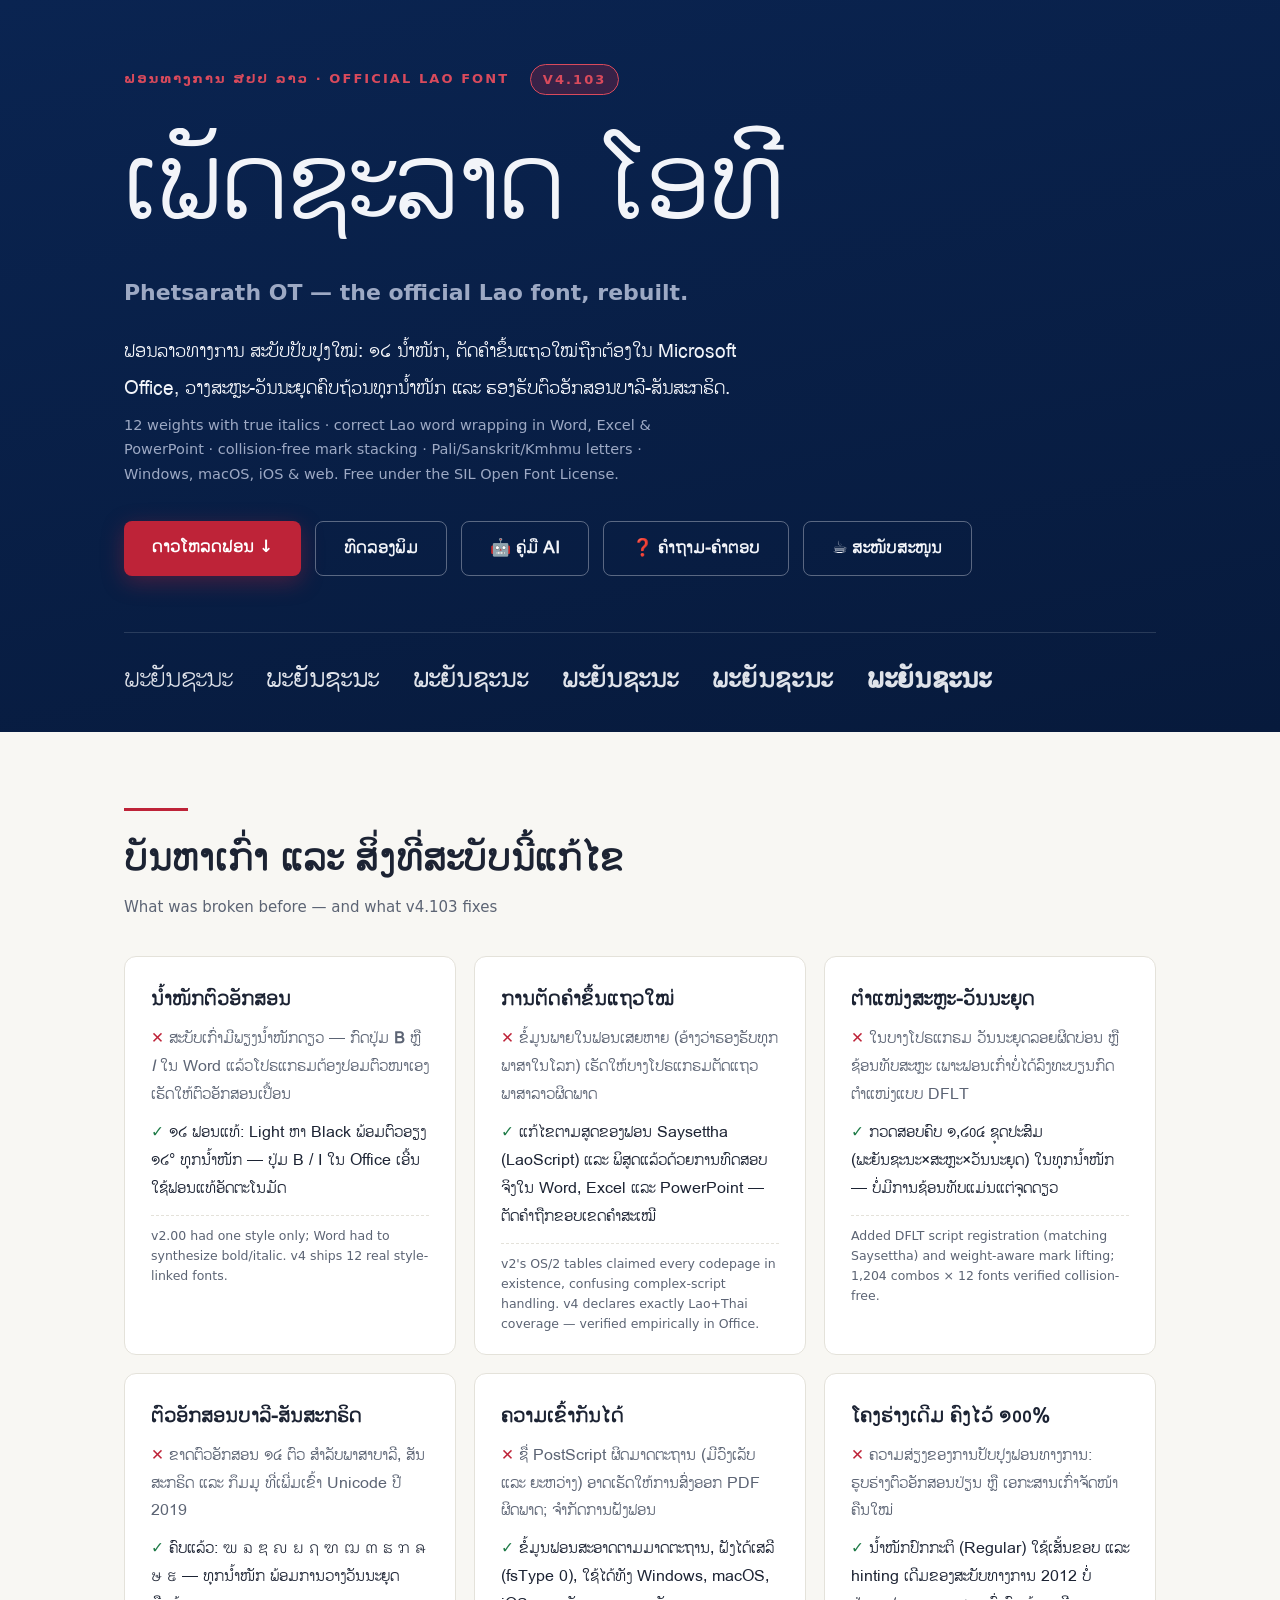
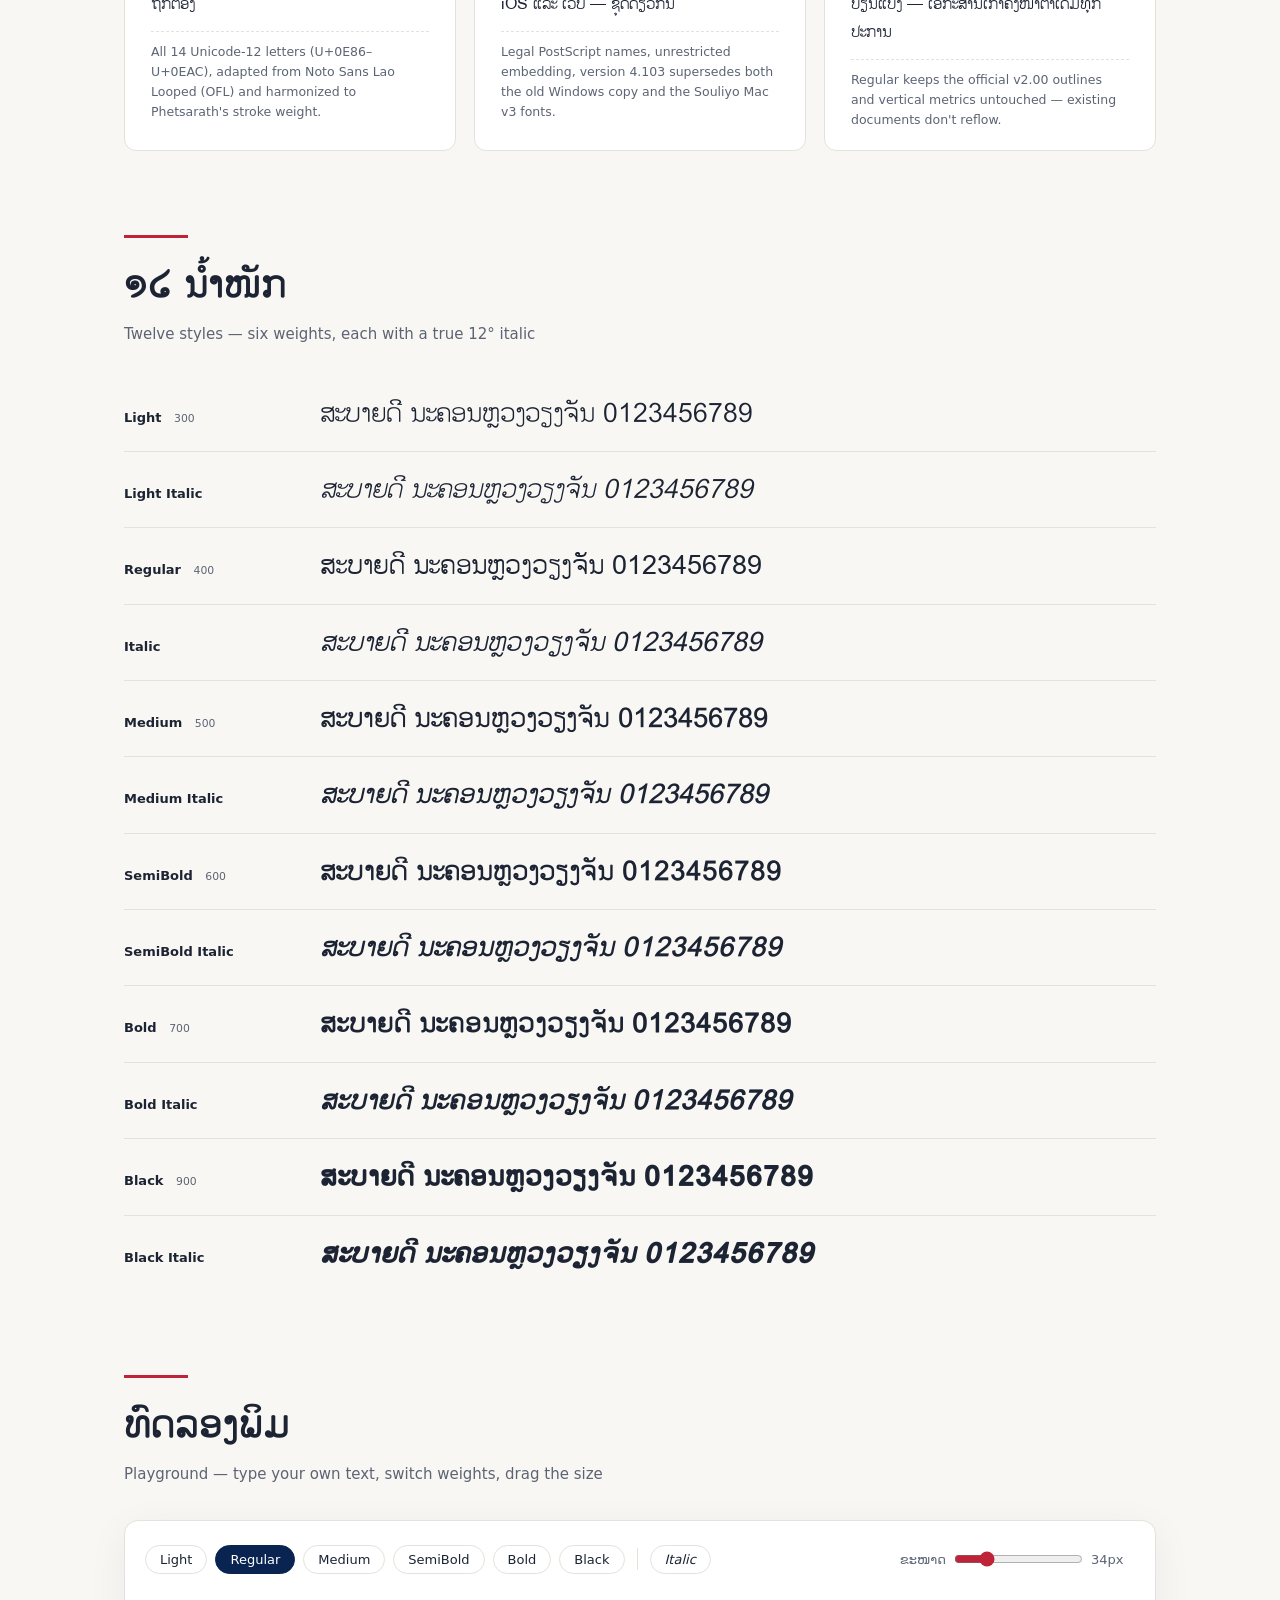
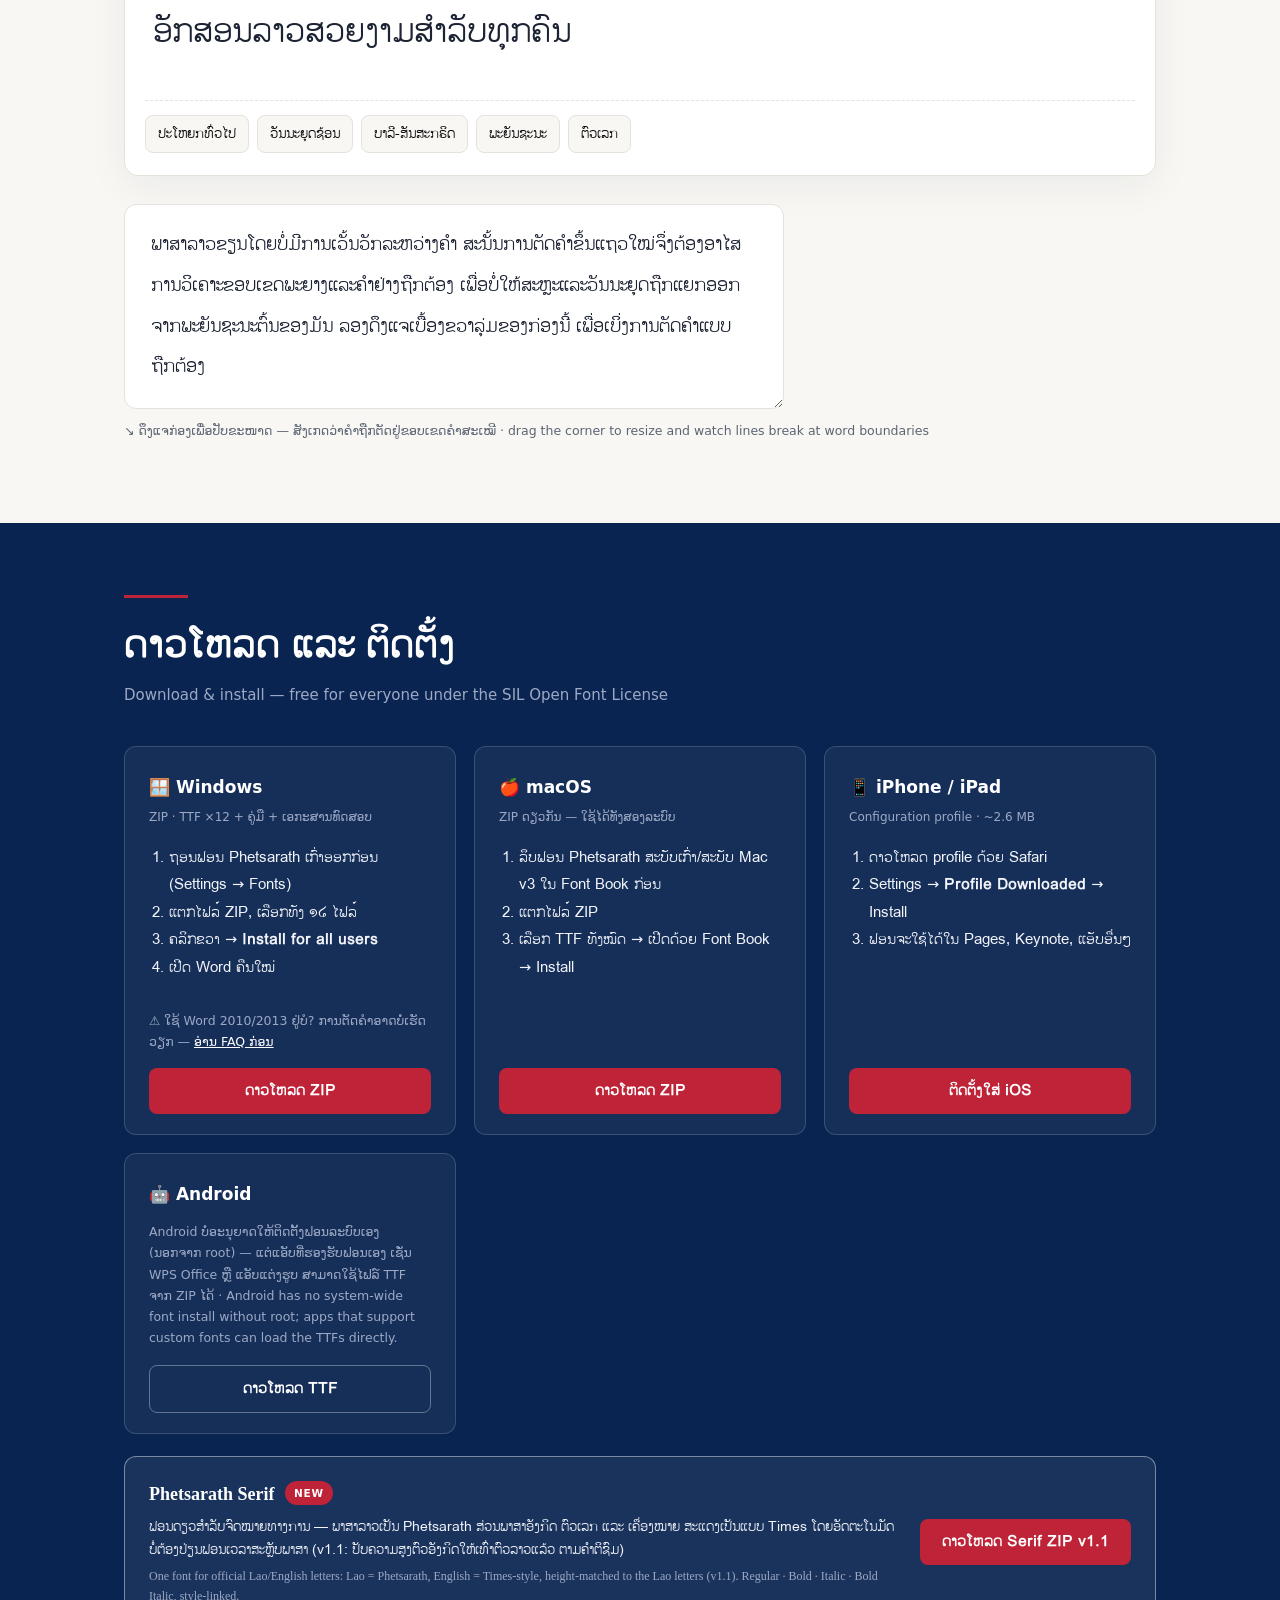
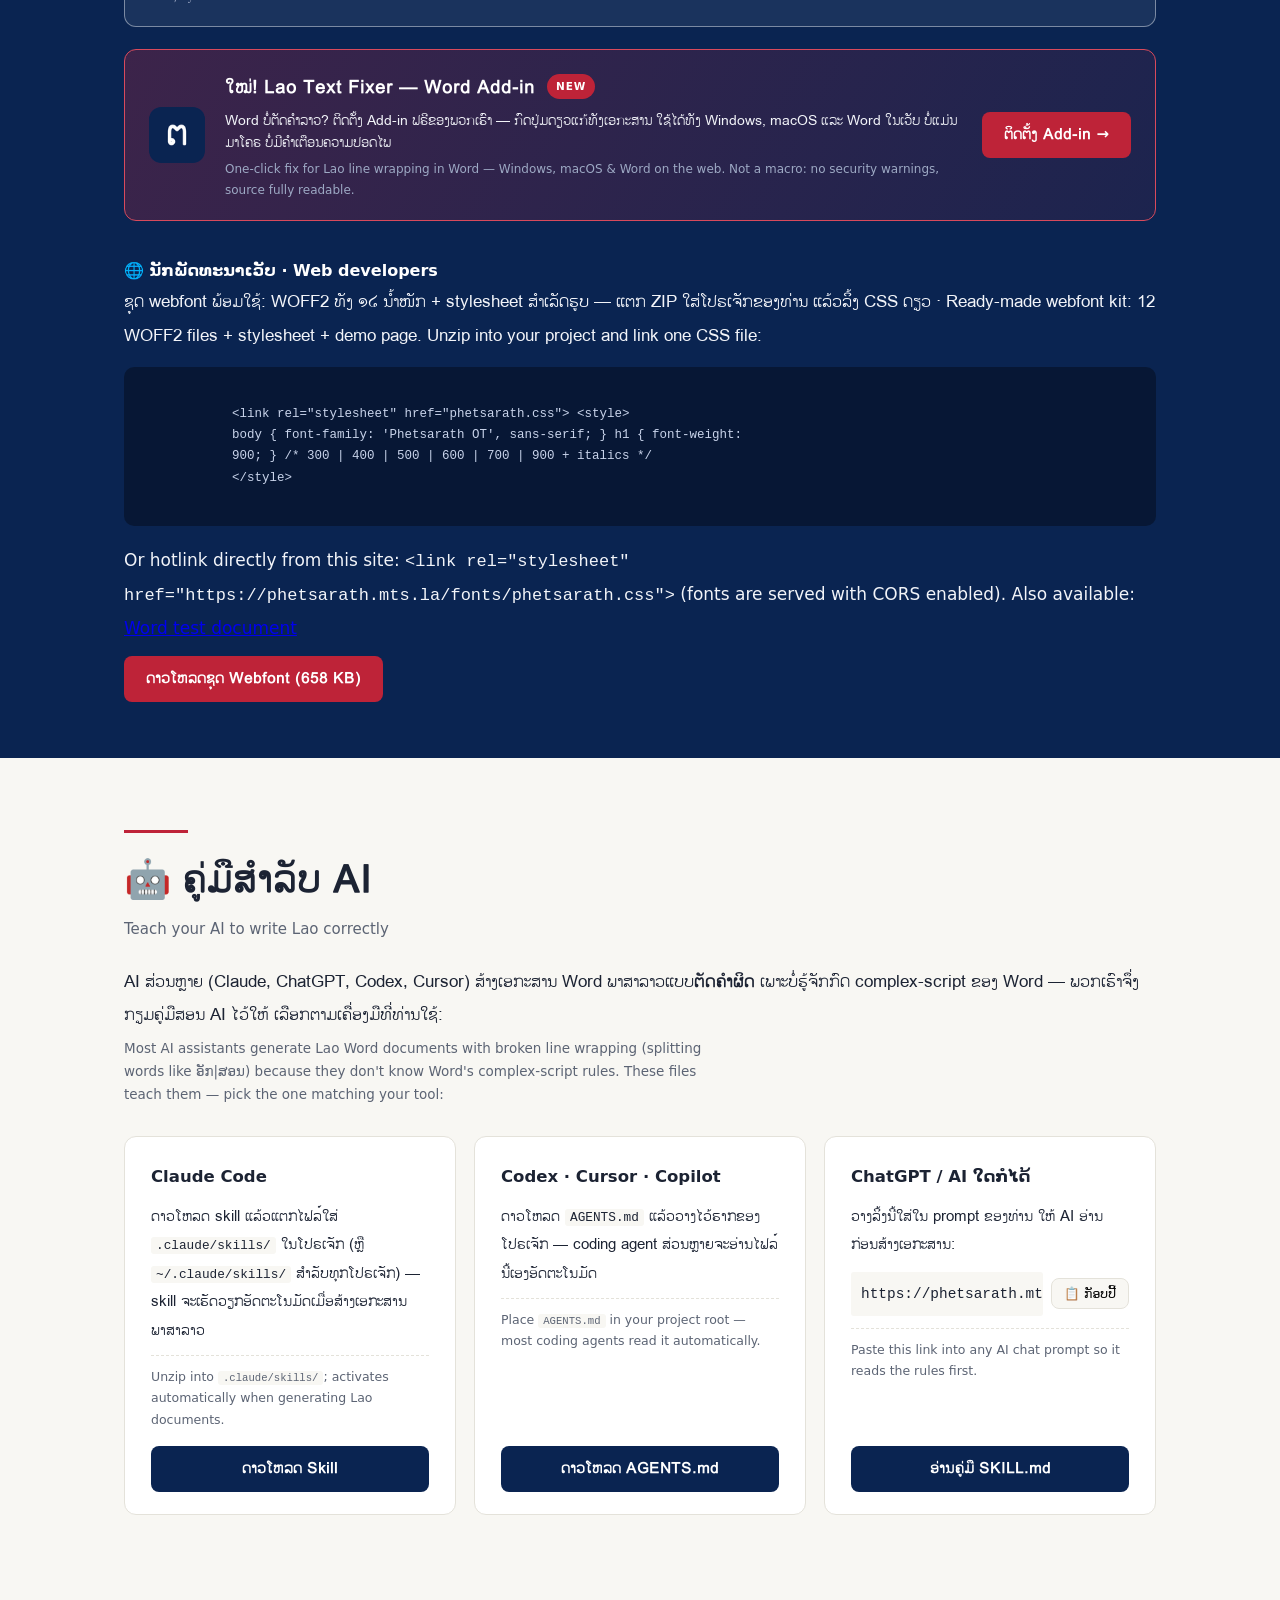
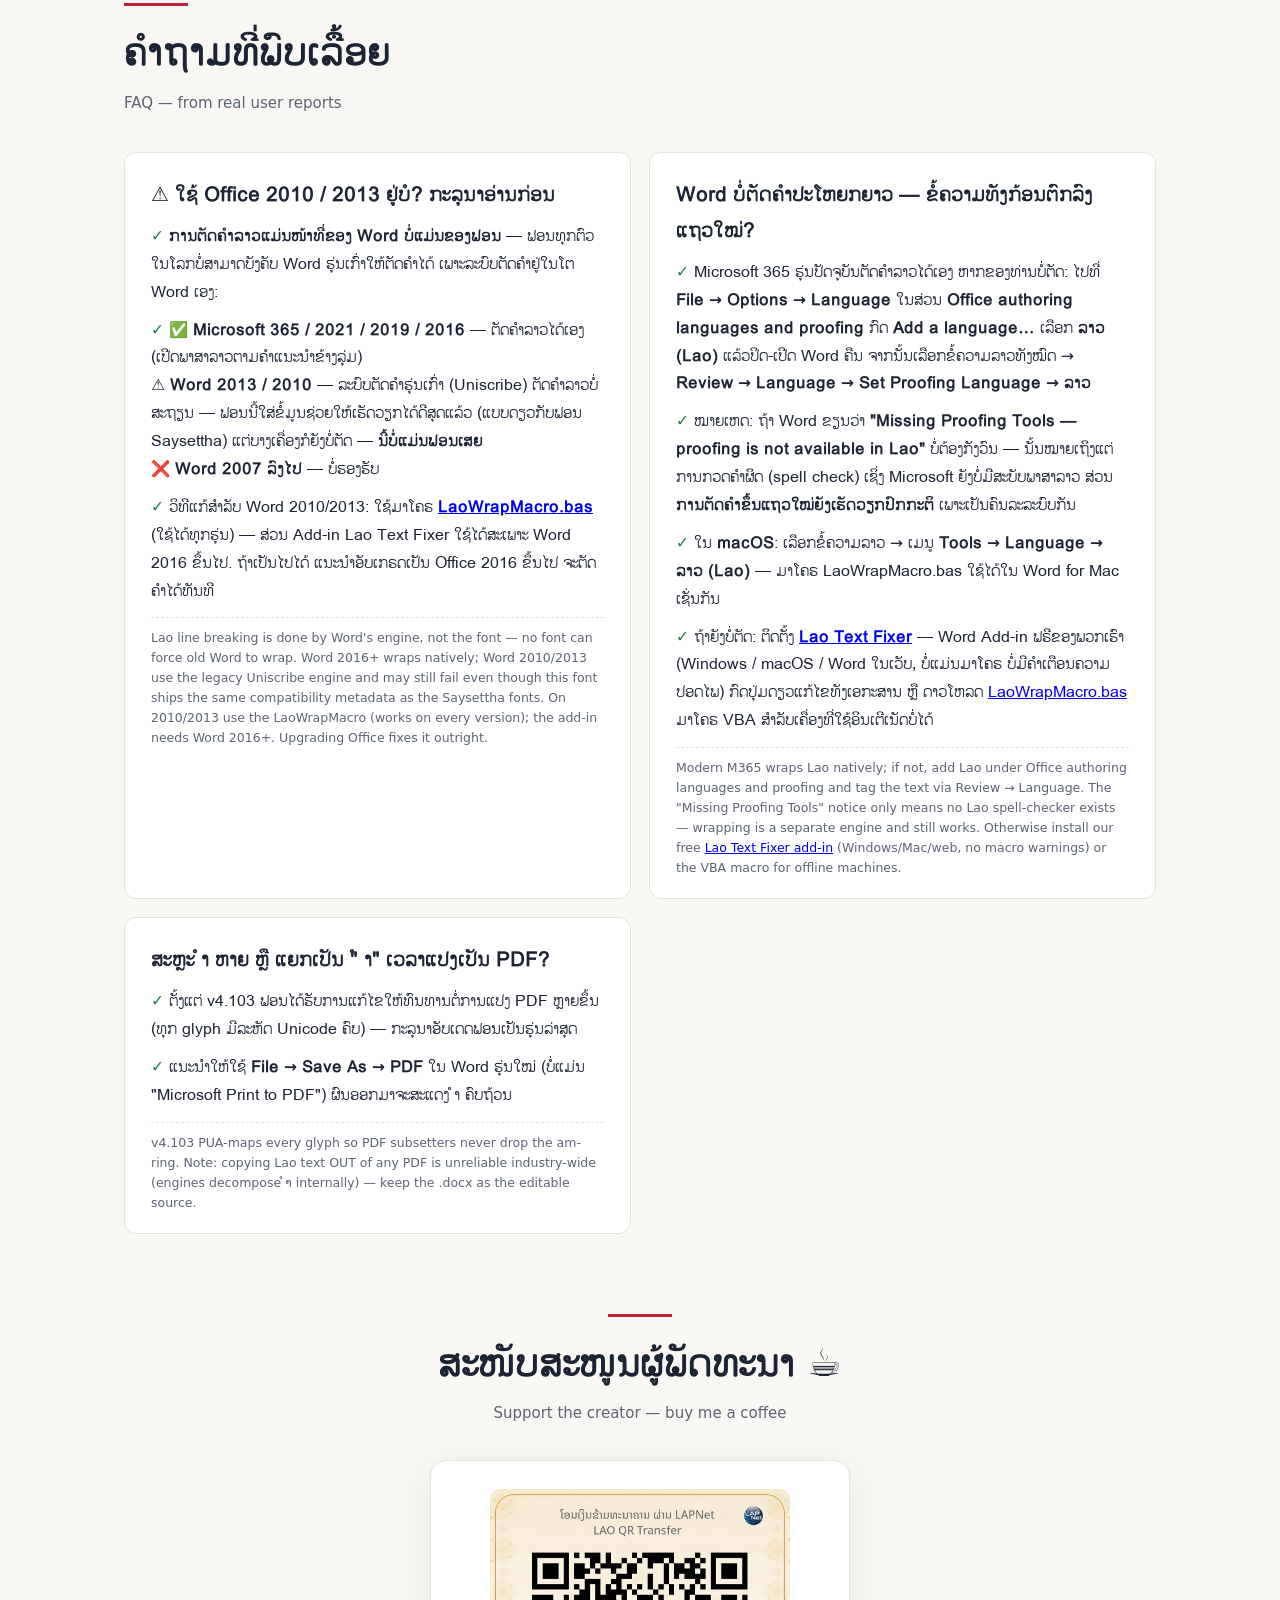
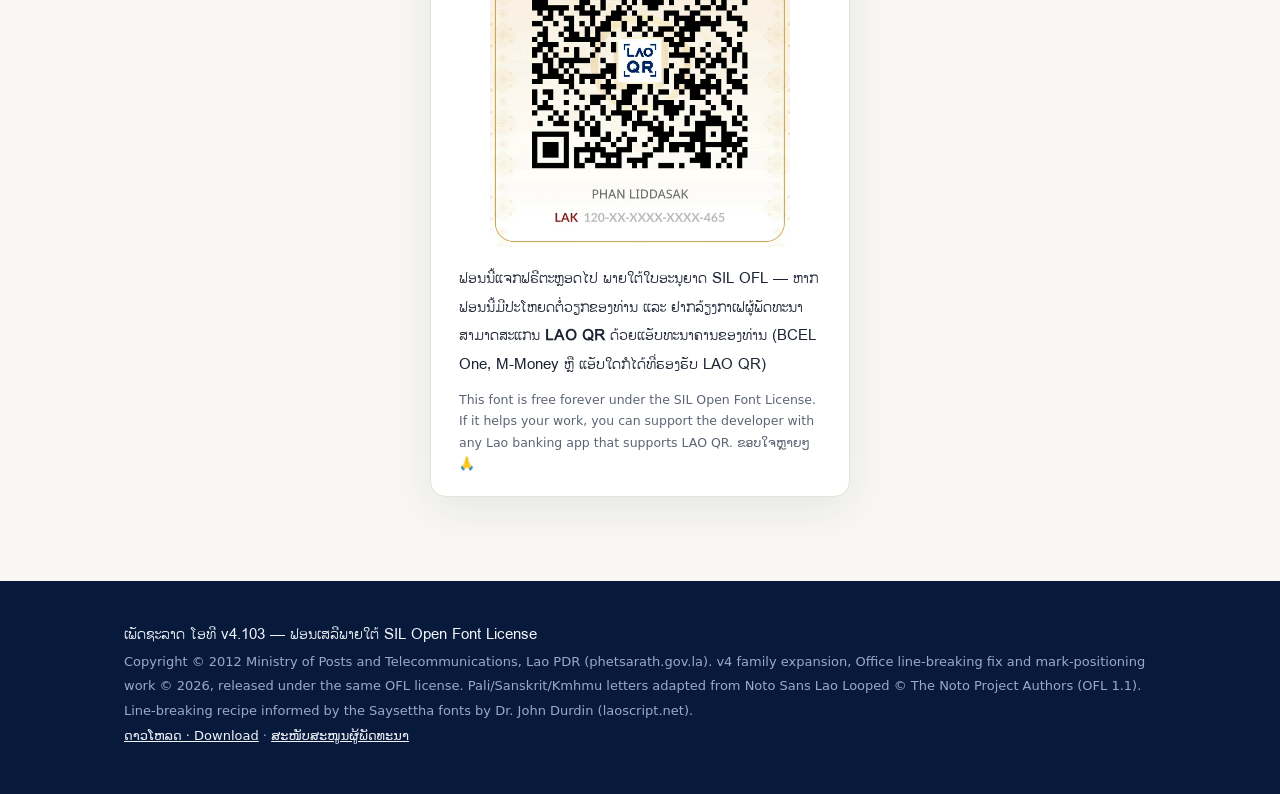
<file: index.html>
<!doctype html>
<html lang="lo">
  <head>
    <meta charset="UTF-8" />
    <meta name="viewport" content="width=device-width, initial-scale=1.0" />
    <title>ເພັດຊະລາດ ໂອທີ — Phetsarath OT v4.103</title>
    <meta
      name="description"
      content="ຟອນລາວທາງການ ປັບປຸງໃໝ່: ໑໒ ນ້ຳໜັກ, ຕັດຄຳຖືກຕ້ອງໃນ Microsoft Office, ຮອງຮັບ Windows, macOS ແລະ iOS — The official Lao font, rebuilt."
    />
    <meta name="robots" content="index,follow" />
    <link rel="canonical" href="https://phetsarath.mts.la/" />
    <meta property="og:title" content="Phetsarath OT v4.103 — ຟອນລາວທາງການ" />
    <meta
      property="og:description"
      content="12 styles, correct Lao word wrapping in Office, Pali letters, free download for Windows / macOS / iOS."
    />
    <meta property="og:type" content="website" />
    <meta property="og:url" content="https://phetsarath.mts.la/" />
    <meta property="og:image" content="https://phetsarath.mts.la/img/og.png" />
    <meta property="og:image:width" content="1200" />
    <meta property="og:image:height" content="630" />
    <meta property="og:locale" content="lo_LA" />
    <meta name="twitter:card" content="summary_large_image" />
    <meta name="twitter:title" content="Phetsarath OT v4.103 — ຟອນລາວທາງການ" />
    <meta name="twitter:image" content="https://phetsarath.mts.la/img/og.png" />
    <script type="application/ld+json">
      {
        "@context": "https://schema.org",
        "@type": "SoftwareApplication",
        "name": "Phetsarath OT",
        "softwareVersion": "4.103",
        "applicationCategory": "DesignApplication",
        "operatingSystem": "Windows, macOS, iOS, Web",
        "url": "https://phetsarath.mts.la/",
        "downloadUrl": "downloads/PhetsarathOT-v4.103.zip",
        "image": "https://phetsarath.mts.la/img/og.png",
        "description": "The official Lao font, rebuilt: 12 weights with italics, correct Lao word wrapping in Microsoft Office, Pali/Sanskrit letters, free under the SIL Open Font License.",
        "license": "https://openfontlicense.org",
        "offers": { "@type": "Offer", "price": "0", "priceCurrency": "USD" },
        "inLanguage": "lo"
      }
    </script>
    <link
      rel="icon"
      href="data:image/svg+xml,%3Csvg xmlns='http://www.w3.org/2000/svg' viewBox='0 0 100 100'%3E%3Crect width='100' height='100' rx='18' fill='%230A2451'/%3E%3Ctext x='50' y='72' font-size='62' text-anchor='middle' fill='%23fff' font-family='serif'%3E%E0%BA%81%3C/text%3E%3C/svg%3E"
    />
    <style>
      @font-face {
        font-family: "Phetsarath OT";
        font-weight: 300;
        font-style: normal;
        src: url(fonts/PhetsarathOT-Light.woff2?v=4103) format("woff2");
        font-display: swap;
      }
      @font-face {
        font-family: "Phetsarath OT";
        font-weight: 300;
        font-style: italic;
        src: url(fonts/PhetsarathOT-LightItalic.woff2?v=4103) format("woff2");
        font-display: swap;
      }
      @font-face {
        font-family: "Phetsarath OT";
        font-weight: 400;
        font-style: normal;
        src: url(fonts/PhetsarathOT-Regular.woff2?v=4103) format("woff2");
        font-display: swap;
      }
      @font-face {
        font-family: "Phetsarath OT";
        font-weight: 400;
        font-style: italic;
        src: url(fonts/PhetsarathOT-Italic.woff2?v=4103) format("woff2");
        font-display: swap;
      }
      @font-face {
        font-family: "Phetsarath OT";
        font-weight: 500;
        font-style: normal;
        src: url(fonts/PhetsarathOT-Medium.woff2?v=4103) format("woff2");
        font-display: swap;
      }
      @font-face {
        font-family: "Phetsarath OT";
        font-weight: 500;
        font-style: italic;
        src: url(fonts/PhetsarathOT-MediumItalic.woff2?v=4103) format("woff2");
        font-display: swap;
      }
      @font-face {
        font-family: "Phetsarath OT";
        font-weight: 600;
        font-style: normal;
        src: url(fonts/PhetsarathOT-SemiBold.woff2?v=4103) format("woff2");
        font-display: swap;
      }
      @font-face {
        font-family: "Phetsarath OT";
        font-weight: 600;
        font-style: italic;
        src: url(fonts/PhetsarathOT-SemiBoldItalic.woff2?v=4103) format("woff2");
        font-display: swap;
      }
      @font-face {
        font-family: "Phetsarath OT";
        font-weight: 700;
        font-style: normal;
        src: url(fonts/PhetsarathOT-Bold.woff2?v=4103) format("woff2");
        font-display: swap;
      }
      @font-face {
        font-family: "Phetsarath OT";
        font-weight: 700;
        font-style: italic;
        src: url(fonts/PhetsarathOT-BoldItalic.woff2?v=4103) format("woff2");
        font-display: swap;
      }
      @font-face {
        font-family: "Phetsarath OT";
        font-weight: 900;
        font-style: normal;
        src: url(fonts/PhetsarathOT-Black.woff2?v=4103) format("woff2");
        font-display: swap;
      }
      @font-face {
        font-family: "Phetsarath OT";
        font-weight: 900;
        font-style: italic;
        src: url(fonts/PhetsarathOT-BlackItalic.woff2?v=4103) format("woff2");
        font-display: swap;
      }

      :root {
        --navy: #0a2451;
        --navy-deep: #071a3c;
        --red: #be2338;
        --red-soft: #d94a5c;
        --paper: #f8f7f3;
        --card: #ffffff;
        --ink: #1c2333;
        --muted: #5c6474;
        --line: #e4e2da;
        --on-navy: #f2f4f9;
        --on-navy-muted: #9da9c4;
      }
      * {
        box-sizing: border-box;
        margin: 0;
      }
      html {
        scroll-behavior: smooth;
      }
      body {
        background: var(--paper);
        color: var(--ink);
        font-family:
          "Phetsarath OT",
          "Segoe UI",
          system-ui,
          -apple-system,
          sans-serif;
        line-height: 1.95;
        font-size: 17px;
      }
      .wrap {
        max-width: 1080px;
        margin: 0 auto;
        padding: 0 24px;
      }
      .en {
        font-family:
          "Segoe UI",
          system-ui,
          -apple-system,
          "Phetsarath OT",
          sans-serif;
      }

      /* ---------- hero ---------- */
      header.hero {
        background: linear-gradient(
          168deg,
          var(--navy) 0%,
          var(--navy-deep) 100%
        );
        color: var(--on-navy);
        padding: 64px 0 0;
        overflow: hidden;
      }
      .eyebrow {
        font-size: 13px;
        letter-spacing: 0.16em;
        text-transform: uppercase;
        color: var(--red-soft);
        font-weight: 600;
        font-family: "Segoe UI", system-ui, "Phetsarath OT", sans-serif;
      }
      .hero h1 {
        font-weight: 400;
        font-size: clamp(52px, 9vw, 110px);
        line-height: 1.55;
        margin-top: 6px;
        text-wrap: balance;
      }
      .hero .latin-name {
        font-family: "Segoe UI", system-ui, "Phetsarath OT", sans-serif;
        font-size: clamp(17px, 2.4vw, 22px);
        color: var(--on-navy-muted);
        font-weight: 600;
      }
      .hero p.lede {
        max-width: 34em;
        margin-top: 18px;
        font-size: 19px;
      }
      .hero p.lede-en {
        max-width: 60ch;
        margin-top: 6px;
        font-size: 14.5px;
        color: var(--on-navy-muted);
        line-height: 1.7;
      }
      .cta-row {
        display: flex;
        flex-wrap: wrap;
        gap: 14px;
        margin: 34px 0 0;
      }
      .btn {
        display: inline-block;
        padding: 13px 28px;
        border-radius: 8px;
        text-decoration: none;
        font-weight: 700;
        font-size: 17px;
        line-height: 1.6;
        transition:
          transform 0.12s,
          box-shadow 0.12s;
      }
      .btn:focus-visible {
        outline: 3px solid var(--red-soft);
        outline-offset: 3px;
      }
      .btn-primary {
        background: var(--red);
        color: #fff;
        box-shadow: 0 6px 22px rgba(190, 35, 56, 0.35);
      }
      .btn-primary:hover {
        transform: translateY(-2px);
      }
      .btn-ghost {
        border: 1.5px solid rgba(242, 244, 249, 0.35);
        color: var(--on-navy);
      }
      .btn-ghost:hover {
        border-color: rgba(242, 244, 249, 0.7);
      }
      .hero .strip {
        margin-top: 56px;
        padding: 20px 0 26px;
        border-top: 1px solid rgba(242, 244, 249, 0.14);
        display: flex;
        flex-wrap: wrap;
        gap: 6px 34px;
        font-size: 27px;
        color: var(--on-navy);
      }
      .hero .strip span {
        opacity: 0.92;
      }
      .version-chip {
        display: inline-block;
        margin-left: 14px;
        padding: 2px 12px;
        border-radius: 99px;
        background: rgba(190, 35, 56, 0.25);
        border: 1px solid var(--red-soft);
        font-size: 13px;
        font-family: "Segoe UI", system-ui, "Phetsarath OT", sans-serif;
        vertical-align: middle;
      }

      /* ---------- sections ---------- */
      section {
        padding: 76px 0 8px;
      }
      .sec-head h2 {
        font-size: clamp(28px, 4vw, 38px);
        font-weight: 700;
        line-height: 1.7;
        text-wrap: balance;
      }
      .sec-head .sub {
        font-family: "Segoe UI", system-ui, "Phetsarath OT", sans-serif;
        color: var(--muted);
        font-size: 15px;
        margin-top: 2px;
      }
      .rule {
        border: 0;
        border-top: 3px solid var(--red);
        width: 64px;
        margin: 0 0 16px;
      }

      /* problems / solutions */
      .fix-grid {
        display: grid;
        grid-template-columns: repeat(auto-fit, minmax(300px, 1fr));
        gap: 18px;
        margin-top: 34px;
      }
      .fix {
        background: var(--card);
        border: 1px solid var(--line);
        border-radius: 12px;
        padding: 24px 26px 20px;
      }
      .fix .old {
        color: var(--muted);
        font-size: 15.5px;
        line-height: 1.8;
      }
      .fix .old::before {
        content: "✕ ";
        color: var(--red);
        font-weight: 700;
      }
      .fix h3 {
        font-size: 20px;
        font-weight: 700;
        line-height: 1.8;
        margin-bottom: 8px;
      }
      .fix .new {
        margin-top: 10px;
        font-size: 15.5px;
        line-height: 1.8;
      }
      .fix .new::before {
        content: "✓ ";
        color: #1d7a46;
        font-weight: 700;
      }
      .fix .en-note {
        font-family: "Segoe UI", system-ui, "Phetsarath OT", sans-serif;
        color: var(--muted);
        font-size: 12.5px;
        margin-top: 12px;
        line-height: 1.6;
        border-top: 1px dashed var(--line);
        padding-top: 10px;
      }

      /* weights ladder */
      .wrow {
        display: grid;
        grid-template-columns: 180px 1fr;
        gap: 16px;
        align-items: baseline;
        padding: 10px 0;
        border-bottom: 1px solid var(--line);
      }
      .wrow:last-child {
        border-bottom: 0;
      }
      .wlabel {
        font-family: "Segoe UI", system-ui, "Phetsarath OT", sans-serif;
        font-size: 13px;
        font-weight: 600;
      }
      .wlabel small {
        color: var(--muted);
        font-weight: 400;
        margin-left: 8px;
      }
      .wsample {
        font-size: 27px;
        line-height: 2.05;
        white-space: nowrap;
        overflow-x: auto;
        scrollbar-width: none;
      }

      /* playground */
      .playground {
        background: var(--card);
        border: 1px solid var(--line);
        border-radius: 14px;
        padding: 14px 20px 22px;
        margin-top: 30px;
        box-shadow: 0 10px 40px rgba(10, 36, 81, 0.06);
      }
      .pg-bar {
        display: flex;
        flex-wrap: wrap;
        gap: 8px;
        align-items: center;
        padding: 10px 0 16px;
        font-family: "Segoe UI", system-ui, "Phetsarath OT", sans-serif;
      }
      .pg-bar button {
        font-family: inherit;
        font-size: 13px;
        padding: 6px 14px;
        border-radius: 99px;
        border: 1px solid var(--line);
        background: transparent;
        color: var(--ink);
        cursor: pointer;
      }
      .pg-bar button[aria-pressed="true"] {
        background: var(--navy);
        border-color: var(--navy);
        color: #fff;
      }
      .pg-bar button:focus-visible {
        outline: 2px solid var(--red);
        outline-offset: 2px;
      }
      .pg-bar .sep {
        width: 1px;
        height: 22px;
        background: var(--line);
        margin: 0 4px;
      }
      .pg-bar label {
        font-size: 13px;
        color: var(--muted);
        display: flex;
        align-items: center;
        gap: 8px;
      }
      .pg-bar input[type="range"] {
        accent-color: var(--red);
      }
      .pg-area {
        font-size: 34px;
        line-height: 2.1;
        min-height: 110px;
        outline: none;
        border-radius: 8px;
        padding: 6px 8px;
      }
      .pg-area:focus-visible {
        box-shadow: 0 0 0 2px var(--red);
      }
      .pg-samples {
        display: flex;
        flex-wrap: wrap;
        gap: 8px;
        padding-top: 14px;
        border-top: 1px dashed var(--line);
        font-family: "Segoe UI", system-ui, "Phetsarath OT", sans-serif;
      }
      .pg-samples button {
        font-family: "Phetsarath OT", sans-serif;
        font-size: 14px;
        padding: 5px 12px;
        border-radius: 8px;
        border: 1px solid var(--line);
        background: var(--paper);
        cursor: pointer;
        line-height: 1.9;
      }

      /* wrap demo */
      .wrapbox {
        background: var(--card);
        border: 1px solid var(--line);
        border-radius: 12px;
        padding: 20px 26px;
        font-size: 18.5px;
        line-height: 2.2;
        resize: horizontal;
        overflow: auto;
        min-width: 250px;
        max-width: 100%;
        width: min(660px, 100%);
        margin-top: 28px;
      }
      .hint {
        font-family: "Segoe UI", system-ui, "Phetsarath OT", sans-serif;
        font-size: 12.5px;
        color: var(--muted);
        margin-top: 10px;
      }

      /* downloads */
      #download {
        background: var(--navy);
        color: var(--on-navy);
        margin-top: 72px;
        padding: 72px 0 56px;
      }
      #download .sec-head h2 {
        color: #fff;
      }
      #download .sec-head .sub {
        color: var(--on-navy-muted);
      }
      .dl-grid {
        display: grid;
        grid-template-columns: repeat(auto-fit, minmax(255px, 1fr));
        gap: 18px;
        margin-top: 36px;
      }
      .dl {
        background: rgba(242, 244, 249, 0.05);
        border: 1px solid rgba(242, 244, 249, 0.16);
        border-radius: 12px;
        padding: 24px 24px 20px;
        display: flex;
        flex-direction: column;
      }
      .dl h3 {
        font-family: "Segoe UI", system-ui, "Phetsarath OT", sans-serif;
        font-size: 17px;
        font-weight: 700;
        color: #fff;
      }
      .dl .size {
        font-family: "Segoe UI", system-ui, "Phetsarath OT", sans-serif;
        font-size: 12px;
        color: var(--on-navy-muted);
        margin-top: 2px;
      }
      .dl ol {
        margin: 14px 0 18px;
        padding-left: 20px;
        font-size: 14.5px;
        line-height: 1.9;
        color: var(--on-navy);
      }
      .dl ol.en {
        font-size: 13px;
        line-height: 1.75;
        color: var(--on-navy-muted);
      }
      .dl .btn {
        margin-top: auto;
        text-align: center;
        background: var(--red);
        color: #fff;
        font-size: 15px;
        padding: 11px 18px;
      }
      .dl .btn.secondary {
        background: transparent;
        border: 1.5px solid rgba(242, 244, 249, 0.35);
      }
      .dl .note {
        font-family: "Segoe UI", system-ui, "Phetsarath OT", sans-serif;
        font-size: 12.5px;
        color: var(--on-navy-muted);
        line-height: 1.7;
        margin: 10px 0 16px;
      }
      .webcss {
        background: rgba(0, 0, 0, 0.35);
        border-radius: 10px;
        padding: 16px 18px;
        font-family: Consolas, "Cascadia Mono", monospace;
        font-size: 12.5px;
        line-height: 1.7;
        color: #c8d3ea;
        overflow-x: auto;
        white-space: pre;
        margin: 14px 0 18px;
      }
      .addin-banner {
        display: flex;
        align-items: center;
        gap: 20px;
        flex-wrap: wrap;
        margin-top: 22px;
        padding: 20px 24px;
        border-radius: 12px;
        text-decoration: none;
        background: linear-gradient(
          120deg,
          rgba(190, 35, 56, 0.28),
          rgba(190, 35, 56, 0.1)
        );
        border: 1.5px solid var(--red-soft);
      }
      .addin-banner img {
        border-radius: 12px;
        flex-shrink: 0;
      }
      .addin-txt {
        flex: 1 1 320px;
      }
      .addin-title {
        display: block;
        font-family: "Phetsarath OT", "Segoe UI", sans-serif;
        font-size: 18px;
        font-weight: 700;
        color: #fff;
      }
      .addin-badge {
        display: inline-block;
        background: var(--red);
        color: #fff;
        font-family: "Segoe UI", system-ui, sans-serif;
        font-size: 10.5px;
        font-weight: 700;
        letter-spacing: 0.08em;
        border-radius: 99px;
        padding: 2px 9px;
        vertical-align: 3px;
        margin-left: 6px;
      }
      .addin-sub {
        display: block;
        font-size: 13.5px;
        color: var(--on-navy);
        line-height: 1.7;
        margin-top: 4px;
      }
      .addin-sub.en {
        font-family: "Segoe UI", system-ui, sans-serif;
        font-size: 12px;
        color: var(--on-navy-muted);
      }
      .addin-cta {
        background: var(--red);
        color: #fff;
        font-size: 15px;
        padding: 11px 22px;
        flex-shrink: 0;
      }

      /* ai section */
      #ai {
        padding: 72px 0 12px;
      }
      .ai-intro {
        max-width: 62em;
        font-size: 16.5px;
        margin-top: 22px;
      }
      .ai-intro.en {
        font-size: 13.5px;
        color: var(--muted);
        line-height: 1.7;
        margin-top: 6px;
        max-width: 70ch;
      }
      .ai-grid {
        display: grid;
        grid-template-columns: repeat(auto-fit, minmax(280px, 1fr));
        gap: 18px;
        margin-top: 30px;
      }
      .ai-card {
        background: var(--card);
        border: 1px solid var(--line);
        border-radius: 12px;
        padding: 24px 26px 22px;
        display: flex;
        flex-direction: column;
      }
      .ai-card h3 {
        font-family: "Segoe UI", system-ui, "Phetsarath OT", sans-serif;
        font-size: 16.5px;
        font-weight: 700;
        margin-bottom: 10px;
      }
      .ai-card p {
        font-size: 15px;
        line-height: 1.9;
      }
      .ai-card .en-sub {
        font-family: "Segoe UI", system-ui, "Phetsarath OT", sans-serif;
        font-size: 12.5px;
        color: var(--muted);
        line-height: 1.7;
        margin: 10px 0 16px;
        border-top: 1px dashed var(--line);
        padding-top: 10px;
      }
      .ai-card code {
        font-family: Consolas, "Cascadia Mono", monospace;
        font-size: 0.85em;
        background: var(--paper);
        padding: 1px 5px;
        border-radius: 3px;
      }
      .ai-btn {
        margin-top: auto;
        text-align: center;
        background: var(--navy);
        color: #fff;
        font-size: 15px;
        padding: 11px 18px;
      }
      .ai-url {
        display: flex;
        gap: 8px;
        align-items: center;
        margin: 12px 0 2px;
      }
      .ai-url code {
        flex: 1;
        overflow-x: auto;
        white-space: nowrap;
        padding: 8px 10px;
      }
      .ai-url button {
        font-family: "Segoe UI", system-ui, "Phetsarath OT", sans-serif;
        font-size: 12.5px;
        padding: 7px 12px;
        border-radius: 8px;
        border: 1px solid var(--line);
        background: var(--paper);
        cursor: pointer;
        white-space: nowrap;
      }
      .ai-url button:focus-visible {
        outline: 2px solid var(--red);
        outline-offset: 2px;
      }

      /* support */
      #support {
        padding: 72px 0 84px;
      }
      .support-card {
        max-width: 420px;
        margin: 32px auto 0;
        background: var(--card);
        border: 1px solid var(--line);
        border-radius: 16px;
        padding: 28px 28px 22px;
        text-align: center;
        box-shadow: 0 12px 44px rgba(10, 36, 81, 0.08);
      }
      .support-card img {
        width: 100%;
        max-width: 300px;
        border-radius: 10px;
        display: block;
        margin: 0 auto;
      }
      .support-note {
        font-size: 15px;
        line-height: 1.9;
        margin-top: 18px;
        text-align: left;
      }
      .support-note.en {
        font-family: "Segoe UI", system-ui, "Phetsarath OT", sans-serif;
        font-size: 12.5px;
        color: var(--muted);
        line-height: 1.7;
        margin-top: 10px;
      }

      /* footer */
      footer {
        background: var(--navy-deep);
        color: var(--on-navy-muted);
        padding: 40px 0 48px;
        font-family: "Segoe UI", system-ui, "Phetsarath OT", sans-serif;
        font-size: 13px;
        line-height: 1.9;
      }
      footer a {
        color: var(--on-navy);
      }
      footer .lao {
        font-family: "Phetsarath OT", sans-serif;
        font-size: 15px;
        color: var(--on-navy);
      }

      @media (max-width: 640px) {
        .wrow {
          grid-template-columns: 1fr;
          gap: 0;
        }
        .hero h1 {
          line-height: 1.5;
        }
      }
      @media (prefers-reduced-motion: reduce) {
        html {
          scroll-behavior: auto;
        }
        .btn {
          transition: none;
        }
      }
    </style>
  </head>
  <body>
    <header class="hero">
      <div class="wrap">
        <p class="eyebrow">
          ຟອນທາງການ ສປປ ລາວ · Official Lao Font
          <span class="version-chip">v4.103</span>
        </p>
        <h1>ເພັດຊະລາດ ໂອທີ</h1>
        <p class="latin-name">
          Phetsarath OT — the official Lao font, rebuilt.
        </p>
        <p class="lede">
          ຟອນລາວທາງການ ສະບັບປັບປຸງໃໝ່: ໑໒ ນ້ຳໜັກ, ຕັດຄຳຂຶ້ນແຖວໃໝ່ຖືກຕ້ອງໃນ
          Microsoft Office, ວາງສະຫຼະ-ວັນນະຍຸດຄົບຖ້ວນທຸກນ້ຳໜັກ ແລະ
          ຮອງຮັບຕົວອັກສອນບາລີ-ສັນສະກຣິດ.
        </p>
        <p class="lede-en en">
          12 weights with true italics · correct Lao word wrapping in Word,
          Excel &amp; PowerPoint · collision-free mark stacking ·
          Pali/Sanskrit/Kmhmu letters · Windows, macOS, iOS &amp; web. Free
          under the SIL Open Font License.
        </p>
        <div class="cta-row">
          <a class="btn btn-primary" href="#download">ດາວໂຫລດຟອນ ↓</a>
          <a class="btn btn-ghost" href="#playground">ທົດລອງພິມ</a>
          <a class="btn btn-ghost" href="#ai">🤖 ຄູ່ມື AI</a>
          <a class="btn btn-ghost" href="#faq">❓ ຄຳຖາມ-ຄຳຕອບ</a>
          <a class="btn btn-ghost" href="#support">☕ ສະໜັບສະໜູນ</a>
        </div>
        <div class="strip" aria-hidden="true">
          <span style="font-weight: 300">ພະຍັນຊະນະ</span>
          <span style="font-weight: 400">ພະຍັນຊະນະ</span>
          <span style="font-weight: 500">ພະຍັນຊະນະ</span>
          <span style="font-weight: 600">ພະຍັນຊະນະ</span>
          <span style="font-weight: 700">ພະຍັນຊະນະ</span>
          <span style="font-weight: 900">ພະຍັນຊະນະ</span>
        </div>
      </div>
    </header>

    <section id="fixes">
      <div class="wrap">
        <div class="sec-head">
          <hr class="rule" />
          <h2>ບັນຫາເກົ່າ ແລະ ສິ່ງທີ່ສະບັບນີ້ແກ້ໄຂ</h2>
          <p class="sub en">What was broken before — and what v4.103 fixes</p>
        </div>
        <div class="fix-grid">
          <div class="fix">
            <h3>ນ້ຳໜັກຕົວອັກສອນ</h3>
            <p class="old">
              ສະບັບເກົ່າມີພຽງນ້ຳໜັກດຽວ — ກົດປຸ່ມ <b>B</b> ຫຼື <i>I</i> ໃນ Word
              ແລ້ວໂປຣແກຣມຕ້ອງປອມຕົວໜາເອງ ເຮັດໃຫ້ຕົວອັກສອນເປື້ອນ
            </p>
            <p class="new">
              ໑໒ ຟອນແທ້: Light ຫາ Black ພ້ອມຕົວອຽງ ໑໒° ທຸກນ້ຳໜັກ — ປຸ່ມ B / I ໃນ
              Office ເອີ້ນໃຊ້ຟອນແທ້ອັດຕະໂນມັດ
            </p>
            <p class="en-note">
              v2.00 had one style only; Word had to synthesize bold/italic. v4
              ships 12 real style-linked fonts.
            </p>
          </div>
          <div class="fix">
            <h3>ການຕັດຄຳຂຶ້ນແຖວໃໝ່</h3>
            <p class="old">
              ຂໍ້ມູນພາຍໃນຟອນເສຍຫາຍ (ອ້າງວ່າຮອງຮັບທຸກພາສາໃນໂລກ)
              ເຮັດໃຫ້ບາງໂປຣແກຣມຕັດແຖວພາສາລາວຜິດພາດ
            </p>
            <p class="new">
              ແກ້ໄຂຕາມສູດຂອງຟອນ Saysettha (LaoScript) ແລະ
              ພິສູດແລ້ວດ້ວຍການທົດສອບຈິງໃນ Word, Excel ແລະ PowerPoint —
              ຕັດຄຳຖືກຂອບເຂດຄຳສະເໝີ
            </p>
            <p class="en-note">
              v2's OS/2 tables claimed every codepage in existence, confusing
              complex-script handling. v4 declares exactly Lao+Thai coverage —
              verified empirically in Office.
            </p>
          </div>
          <div class="fix">
            <h3>ຕຳແໜ່ງສະຫຼະ-ວັນນະຍຸດ</h3>
            <p class="old">
              ໃນບາງໂປຣແກຣມ ວັນນະຍຸດລອຍຜິດບ່ອນ ຫຼື ຊ້ອນທັບສະຫຼະ
              ເພາະຟອນເກົ່າບໍ່ໄດ້ລົງທະບຽນກົດຕຳແໜ່ງແບບ DFLT
            </p>
            <p class="new">
              ກວດສອບຄົບ ໑,໒໐໔ ຊຸດປະສົມ (ພະຍັນຊະນະ×ສະຫຼະ×ວັນນະຍຸດ) ໃນທຸກນ້ຳໜັກ —
              ບໍ່ມີການຊ້ອນທັບແມ່ນແຕ່ຈຸດດຽວ
            </p>
            <p class="en-note">
              Added DFLT script registration (matching Saysettha) and
              weight-aware mark lifting; 1,204 combos × 12 fonts verified
              collision-free.
            </p>
          </div>
          <div class="fix">
            <h3>ຕົວອັກສອນບາລີ-ສັນສະກຣິດ</h3>
            <p class="old">
              ຂາດຕົວອັກສອນ ໑໔ ຕົວ ສຳລັບພາສາບາລີ, ສັນສະກຣິດ ແລະ ກຶມມຸ
              ທີ່ເພີ່ມເຂົ້າ Unicode ປີ 2019
            </p>
            <p class="new">
              ຄົບແລ້ວ: ຆ ຉ ຌ ຎ ຏ ຐ ຑ ຒ ຓ ຘ ຠ ຨ ຩ ຬ — ທຸກນ້ຳໜັກ
              ພ້ອມການວາງວັນນະຍຸດຖືກຕ້ອງ
            </p>
            <p class="en-note">
              All 14 Unicode-12 letters (U+0E86–U+0EAC), adapted from Noto Sans
              Lao Looped (OFL) and harmonized to Phetsarath's stroke weight.
            </p>
          </div>
          <div class="fix">
            <h3>ຄວາມເຂົ້າກັນໄດ້</h3>
            <p class="old">
              ຊື່ PostScript ຜິດມາດຕະຖານ (ມີວົງເລັບ ແລະ ຍະຫວ່າງ)
              ອາດເຮັດໃຫ້ການສົ່ງອອກ PDF ຜິດພາດ; ຈຳກັດການຝັງຟອນ
            </p>
            <p class="new">
              ຂໍ້ມູນຟອນສະອາດຕາມມາດຕະຖານ, ຝັງໄດ້ເສລີ (fsType 0), ໃຊ້ໄດ້ທັງ
              Windows, macOS, iOS ແລະ ເວັບ — ຊຸດດຽວກັນ
            </p>
            <p class="en-note">
              Legal PostScript names, unrestricted embedding, version 4.103
              supersedes both the old Windows copy and the Souliyo Mac v3 fonts.
            </p>
          </div>
          <div class="fix">
            <h3>ໂຄງຮ່າງເດີມ ຄົງໄວ້ ໑໐໐%</h3>
            <p class="old">
              ຄວາມສ່ຽງຂອງການປັບປຸງຟອນທາງການ: ຮູບຮ່າງຕົວອັກສອນປ່ຽນ ຫຼື
              ເອກະສານເກົ່າຈັດໜ້າຄືນໃໝ່
            </p>
            <p class="new">
              ນ້ຳໜັກປົກກະຕິ (Regular) ໃຊ້ເສັ້ນຂອບ ແລະ hinting ເດີມຂອງສະບັບທາງການ
              2012 ບໍ່ປ່ຽນແປງ — ເອກະສານເກົ່າຄົງໜ້າຕາເດີມທຸກປະການ
            </p>
            <p class="en-note">
              Regular keeps the official v2.00 outlines and vertical metrics
              untouched — existing documents don't reflow.
            </p>
          </div>
        </div>
      </div>
    </section>

    <section id="weights">
      <div class="wrap">
        <div class="sec-head">
          <hr class="rule" />
          <h2>໑໒ ນ້ຳໜັກ</h2>
          <p class="sub en">
            Twelve styles — six weights, each with a true 12° italic
          </p>
        </div>
        <div style="margin-top: 26px">
          <div class="wrow">
            <div class="wlabel">Light <small>300</small></div>
            <div class="wsample" style="font-weight: 300">
              ສະບາຍດີ ນະຄອນຫຼວງວຽງຈັນ 0123456789
            </div>
          </div>
          <div class="wrow">
            <div class="wlabel">Light Italic</div>
            <div class="wsample" style="font-weight: 300; font-style: italic">
              ສະບາຍດີ ນະຄອນຫຼວງວຽງຈັນ 0123456789
            </div>
          </div>
          <div class="wrow">
            <div class="wlabel">Regular <small>400</small></div>
            <div class="wsample">ສະບາຍດີ ນະຄອນຫຼວງວຽງຈັນ 0123456789</div>
          </div>
          <div class="wrow">
            <div class="wlabel">Italic</div>
            <div class="wsample" style="font-style: italic">
              ສະບາຍດີ ນະຄອນຫຼວງວຽງຈັນ 0123456789
            </div>
          </div>
          <div class="wrow">
            <div class="wlabel">Medium <small>500</small></div>
            <div class="wsample" style="font-weight: 500">
              ສະບາຍດີ ນະຄອນຫຼວງວຽງຈັນ 0123456789
            </div>
          </div>
          <div class="wrow">
            <div class="wlabel">Medium Italic</div>
            <div class="wsample" style="font-weight: 500; font-style: italic">
              ສະບາຍດີ ນະຄອນຫຼວງວຽງຈັນ 0123456789
            </div>
          </div>
          <div class="wrow">
            <div class="wlabel">SemiBold <small>600</small></div>
            <div class="wsample" style="font-weight: 600">
              ສະບາຍດີ ນະຄອນຫຼວງວຽງຈັນ 0123456789
            </div>
          </div>
          <div class="wrow">
            <div class="wlabel">SemiBold Italic</div>
            <div class="wsample" style="font-weight: 600; font-style: italic">
              ສະບາຍດີ ນະຄອນຫຼວງວຽງຈັນ 0123456789
            </div>
          </div>
          <div class="wrow">
            <div class="wlabel">Bold <small>700</small></div>
            <div class="wsample" style="font-weight: 700">
              ສະບາຍດີ ນະຄອນຫຼວງວຽງຈັນ 0123456789
            </div>
          </div>
          <div class="wrow">
            <div class="wlabel">Bold Italic</div>
            <div class="wsample" style="font-weight: 700; font-style: italic">
              ສະບາຍດີ ນະຄອນຫຼວງວຽງຈັນ 0123456789
            </div>
          </div>
          <div class="wrow">
            <div class="wlabel">Black <small>900</small></div>
            <div class="wsample" style="font-weight: 900">
              ສະບາຍດີ ນະຄອນຫຼວງວຽງຈັນ 0123456789
            </div>
          </div>
          <div class="wrow">
            <div class="wlabel">Black Italic</div>
            <div class="wsample" style="font-weight: 900; font-style: italic">
              ສະບາຍດີ ນະຄອນຫຼວງວຽງຈັນ 0123456789
            </div>
          </div>
        </div>
      </div>
    </section>

    <section id="playground">
      <div class="wrap">
        <div class="sec-head">
          <hr class="rule" />
          <h2>ທົດລອງພິມ</h2>
          <p class="sub en">
            Playground — type your own text, switch weights, drag the size
          </p>
        </div>
        <div class="playground">
          <div class="pg-bar" id="pgbar" role="group" aria-label="Font style">
            <button data-w="300">Light</button>
            <button data-w="400" aria-pressed="true">Regular</button>
            <button data-w="500">Medium</button>
            <button data-w="600">SemiBold</button>
            <button data-w="700">Bold</button>
            <button data-w="900">Black</button>
            <span class="sep"></span>
            <button data-i="1"><i>Italic</i></button>
            <label style="margin-left: auto"
              >ຂະໜາດ
              <input type="range" id="pgsize" min="16" max="96" value="34" />
              <span id="pgsizeval" style="min-width: 44px">34px</span></label
            >
          </div>
          <div
            class="pg-area"
            id="pgarea"
            contenteditable="true"
            lang="lo"
            spellcheck="false"
          >
            ອັກສອນລາວສວຍງາມສຳລັບທຸກຄົນ
          </div>
          <div class="pg-samples">
            <button data-t="ອັກສອນລາວສວຍງາມສຳລັບທຸກຄົນ">ປະໂຫຍກທົ່ວໄປ</button>
            <button data-t="ນ້ຳຄຳ ກໍ່ສ້າງ ເຄື່ອງໜັງສືພິມ ກ້ຳກຶ່ງ ຫຼວງພະບາງ">
              ວັນນະຍຸດຊ້ອນ
            </button>
            <button data-t="ຆ ຉ ຌ ຎ ຏ ຐ ຑ ຒ ຓ ຘ ຠ ຨ ຩ ຬ">ບາລີ-ສັນສະກຣິດ</button>
            <button
              data-t="ກ ຂ ຄ ງ ຈ ສ ຊ ຍ ດ ຕ ຖ ທ ນ ບ ປ ຜ ຝ ພ ຟ ມ ຢ ຣ ລ ວ ຫ ອ ຮ ໜ ໝ"
            >
              ພະຍັນຊະນະ
            </button>
            <button data-t="໐ ໑ ໒ ໓ ໔ ໕ ໖ ໗ ໘ ໙ — 0 1 2 3 4 5 6 7 8 9">
              ຕົວເລກ
            </button>
          </div>
        </div>

        <div class="wrapbox" lang="lo" tabindex="0">
          ພາສາລາວຂຽນໂດຍບໍ່ມີການເວັ້ນວັກລະຫວ່າງຄຳ
          ສະນັ້ນການຕັດຄຳຂຶ້ນແຖວໃໝ່ຈຶ່ງຕ້ອງອາໄສການວິເຄາະຂອບເຂດພະຍາງແລະຄຳຢ່າງຖືກຕ້ອງ
          ເພື່ອບໍ່ໃຫ້ສະຫຼະແລະວັນນະຍຸດຖືກແຍກອອກຈາກພະຍັນຊະນະຕົ້ນຂອງມັນ
          ລອງດຶງແຈເບື້ອງຂວາລຸ່ມຂອງກ່ອງນີ້ ເພື່ອເບິ່ງການຕັດຄຳແບບຖືກຕ້ອງ
        </div>
        <p class="hint">
          ↘ ດຶງແຈກ່ອງເພື່ອປັບຂະໜາດ — ສັງເກດວ່າຄຳຖືກຕັດຢູ່ຂອບເຂດຄຳສະເໝີ · drag
          the corner to resize and watch lines break at word boundaries
        </p>
      </div>
    </section>

    <section id="download">
      <div class="wrap">
        <div class="sec-head">
          <hr class="rule" />
          <h2>ດາວໂຫລດ ແລະ ຕິດຕັ້ງ</h2>
          <p class="sub">
            Download &amp; install — free for everyone under the SIL Open Font
            License
          </p>
        </div>
        <div class="dl-grid">
          <div class="dl">
            <h3>🪟 Windows</h3>
            <p class="size">ZIP · TTF ×12 + ຄູ່ມື + ເອກະສານທົດສອບ</p>
            <ol>
              <li>ຖອນຟອນ Phetsarath ເກົ່າອອກກ່ອນ (Settings → Fonts)</li>
              <li>ແຕກໄຟລ໌ ZIP, ເລືອກທັງ ໑໒ ໄຟລ໌</li>
              <li>ຄລິກຂວາ → <b>Install for all users</b></li>
              <li>ເປີດ Word ຄືນໃໝ່</li>
            </ol>
            <p class="note">
              ⚠️ ໃຊ້ Word 2010/2013 ຢູ່ບໍ? ການຕັດຄຳອາດບໍ່ເຮັດວຽກ —
              <a href="#faq" style="color: #fff">ອ່ານ FAQ ກ່ອນ</a>
            </p>
            <a
              class="btn"
              href="downloads/PhetsarathOT-v4.103.zip"
              data-umami-event="download-font-zip"
              download
              >ດາວໂຫລດ ZIP</a
            >
          </div>
          <div class="dl">
            <h3>🍎 macOS</h3>
            <p class="size">ZIP ດຽວກັນ — ໃຊ້ໄດ້ທັງສອງລະບົບ</p>
            <ol>
              <li>
                ລຶບຟອນ Phetsarath ສະບັບເກົ່າ/ສະບັບ Mac v3 ໃນ Font Book ກ່ອນ
              </li>
              <li>ແຕກໄຟລ໌ ZIP</li>
              <li>ເລືອກ TTF ທັງໝົດ → ເປີດດ້ວຍ Font Book → Install</li>
            </ol>
            <a
              class="btn"
              href="downloads/PhetsarathOT-v4.103.zip"
              data-umami-event="download-font-zip"
              download
              >ດາວໂຫລດ ZIP</a
            >
          </div>
          <div class="dl">
            <h3>📱 iPhone / iPad</h3>
            <p class="size">Configuration profile · ~2.6 MB</p>
            <ol>
              <li>ດາວໂຫລດ profile ດ້ວຍ Safari</li>
              <li>Settings → <b>Profile Downloaded</b> → Install</li>
              <li>ຟອນຈະໃຊ້ໄດ້ໃນ Pages, Keynote, ແອັບອື່ນໆ</li>
            </ol>
            <a
              class="btn"
              href="downloads/PhetsarathOT-v4.103-iOS.mobileconfig"
              data-umami-event="download-ios-profile"
              >ຕິດຕັ້ງໃສ່ iOS</a
            >
          </div>
          <div class="dl">
            <h3>🤖 Android</h3>
            <p class="note">
              Android ບໍ່ອະນຸຍາດໃຫ້ຕິດຕັ້ງຟອນລະບົບເອງ (ນອກຈາກ root) —
              ແຕ່ແອັບທີ່ຮອງຮັບຟອນເອງ ເຊັ່ນ WPS Office ຫຼື ແອັບແຕ່ງຮູບ
              ສາມາດໃຊ້ໄຟລ໌ TTF ຈາກ ZIP ໄດ້ · Android has no system-wide font
              install without root; apps that support custom fonts can load the
              TTFs directly.
            </p>
            <a
              class="btn secondary"
              href="downloads/PhetsarathOT-v4.103.zip"
              data-umami-event="download-font-zip"
              download
              >ດາວໂຫລດ TTF</a
            >
          </div>
        </div>

        <div
          class="addin-banner"
          style="
            border-color: rgba(242, 244, 249, 0.45);
            background: rgba(242, 244, 249, 0.07);
          "
        >
          <span class="addin-txt">
            <span
              class="addin-title"
              style="font-family: Georgia, &quot;Times New Roman&quot;, serif"
              >Phetsarath Serif <span class="addin-badge">NEW</span></span
            >
            <span class="addin-sub"
              >ຟອນດຽວສຳລັບຈົດໝາຍທາງການ — ພາສາລາວເປັນ Phetsarath ສ່ວນພາສາອັງກິດ
              ຕົວເລກ ແລະ ເຄື່ອງໝາຍ ສະແດງເປັນແບບ Times ໂດຍອັດຕະໂນມັດ
              ບໍ່ຕ້ອງປ່ຽນຟອນເວລາສະຫຼັບພາສາ (v1.1:
              ປັບຄວາມສູງຕົວອັງກິດໃຫ້ເທົ່າຕົວລາວແລ້ວ ຕາມຄຳຕິຊົມ)</span
            >
            <span
              class="addin-sub en"
              style="font-family: Georgia, &quot;Times New Roman&quot;, serif"
              >One font for official Lao/English letters: Lao = Phetsarath,
              English = Times-style, height-matched to the Lao letters (v1.1).
              Regular · Bold · Italic · Bold Italic, style-linked.</span
            >
          </span>
          <a
            class="btn addin-cta"
            href="downloads/PhetsarathSerif-v1.1.zip"
            data-umami-event="download-serif-zip"
            download
            >ດາວໂຫລດ Serif ZIP v1.1</a
          >
        </div>

        <a href="./addin/index.html" class="addin-banner">
          <img src="addin/icon-80.png" alt="" width="56" height="56" />
          <span class="addin-txt">
            <span class="addin-title"
              >ໃໝ່! Lao Text Fixer — Word Add-in
              <span class="addin-badge">NEW</span></span
            >
            <span class="addin-sub"
              >Word ບໍ່ຕັດຄຳລາວ? ຕິດຕັ້ງ Add-in ຟຣີຂອງພວກເຮົາ —
              ກົດປຸ່ມດຽວແກ້ທັງເອກະສານ ໃຊ້ໄດ້ທັງ Windows, macOS ແລະ Word ໃນເວັບ
              ບໍ່ແມ່ນມາໂຄຣ ບໍ່ມີຄຳເຕືອນຄວາມປອດໄພ</span
            >
            <span class="addin-sub en"
              >One-click fix for Lao line wrapping in Word — Windows, macOS
              &amp; Word on the web. Not a macro: no security warnings, source
              fully readable.</span
            >
          </span>
          <span class="btn addin-cta">ຕິດຕັ້ງ Add-in →</span>
        </a>

        <div style="margin-top: 34px">
          <h3 class="en" style="font-size: 16px; color: #fff">
            🌐 ນັກພັດທະນາເວັບ · Web developers
          </h3>
          <p class="note">
            ຊຸດ webfont ພ້ອມໃຊ້: WOFF2 ທັງ ໑໒ ນ້ຳໜັກ + stylesheet ສຳເລັດຮູບ —
            ແຕກ ZIP ໃສ່ໂປຣເຈັກຂອງທ່ານ ແລ້ວລິ້ງ CSS ດຽວ · Ready-made webfont kit:
            12 WOFF2 files + stylesheet + demo page. Unzip into your project and
            link one CSS file:
          </p>
          <div class="webcss">
            &lt;link rel="stylesheet" href="phetsarath.css"&gt; &lt;style&gt;
            body { font-family: 'Phetsarath OT', sans-serif; } h1 { font-weight:
            900; } /* 300 | 400 | 500 | 600 | 700 | 900 + italics */
            &lt;/style&gt;
          </div>
          <p class="note en">
            Or hotlink directly from this site:
            <code
              >&lt;link rel="stylesheet"
              href="https://phetsarath.mts.la/fonts/phetsarath.css"&gt;</code
            >
            (fonts are served with CORS enabled). Also available:
            <a
              href="downloads/PhetsarathOT-v4-test.docx"
              data-umami-event="download-test-docx"
              >Word test document</a
            >
          </p>
          <p style="margin-top: 10px">
            <a
              class="btn"
              style="
                background: var(--red);
                color: #fff;
                font-size: 15px;
                padding: 11px 22px;
              "
              href="downloads/PhetsarathOT-v4.103-webfont.zip"
              data-umami-event="download-webfont-kit"
              download
              >ດາວໂຫລດຊຸດ Webfont (658 KB)</a
            >
          </p>
        </div>
      </div>
    </section>

    <section id="ai">
      <div class="wrap">
        <div class="sec-head">
          <hr class="rule" />
          <h2>🤖 ຄູ່ມືສຳລັບ AI</h2>
          <p class="sub en">Teach your AI to write Lao correctly</p>
        </div>
        <p class="ai-intro">
          AI ສ່ວນຫຼາຍ (Claude, ChatGPT, Codex, Cursor) ສ້າງເອກະສານ Word
          ພາສາລາວແບບ<b>ຕັດຄຳຜິດ</b> ເພາະບໍ່ຮູ້ຈັກກົດ complex-script ຂອງ Word —
          ພວກເຮົາຈຶ່ງກຽມຄູ່ມືສອນ AI ໄວ້ໃຫ້ ເລືອກຕາມເຄື່ອງມືທີ່ທ່ານໃຊ້:
        </p>
        <p class="ai-intro en">
          Most AI assistants generate Lao Word documents with broken line
          wrapping (splitting words like ອັກ|ສອນ) because they don't know Word's
          complex-script rules. These files teach them — pick the one matching
          your tool:
        </p>
        <div class="ai-grid">
          <div class="ai-card">
            <h3>Claude Code</h3>
            <p>
              ດາວໂຫລດ skill ແລ້ວແຕກໄຟລ໌ໃສ່
              <code>.claude/skills/</code> ໃນໂປຣເຈັກ (ຫຼື
              <code>~/.claude/skills/</code> ສຳລັບທຸກໂປຣເຈັກ) — skill
              ຈະເຮັດວຽກອັດຕະໂນມັດເມື່ອສ້າງເອກະສານພາສາລາວ
            </p>
            <p class="en-sub">
              Unzip into <code>.claude/skills/</code>; activates automatically
              when generating Lao documents.
            </p>
            <a
              class="btn ai-btn"
              href="downloads/lao-docx-skill.zip"
              data-umami-event="download-ai-skill"
              download
              >ດາວໂຫລດ Skill</a
            >
          </div>
          <div class="ai-card">
            <h3>Codex · Cursor · Copilot</h3>
            <p>
              ດາວໂຫລດ <code>AGENTS.md</code> ແລ້ວວາງໄວ້ຮາກຂອງໂປຣເຈັກ — coding
              agent ສ່ວນຫຼາຍຈະອ່ານໄຟລ໌ນີ້ເອງອັດຕະໂນມັດ
            </p>
            <p class="en-sub">
              Place <code>AGENTS.md</code> in your project root — most coding
              agents read it automatically.
            </p>
            <a class="btn ai-btn" href="ai/AGENTS.md" download
              >ດາວໂຫລດ AGENTS.md</a
            >
          </div>
          <div class="ai-card">
            <h3>ChatGPT / AI ໃດກໍໄດ້</h3>
            <p>ວາງລິ້ງນີ້ໃສ່ໃນ prompt ຂອງທ່ານ ໃຫ້ AI ອ່ານກ່ອນສ້າງເອກະສານ:</p>
            <div class="ai-url">
              <code id="skillurl">https://phetsarath.mts.la/ai/SKILL.md</code
              ><button id="copyurl" type="button" aria-label="Copy link">
                📋 ກັອບປີ້
              </button>
            </div>
            <p class="en-sub">
              Paste this link into any AI chat prompt so it reads the rules
              first.
            </p>
            <a class="btn ai-btn" href="ai/SKILL.md">ອ່ານຄູ່ມື SKILL.md</a>
          </div>
        </div>
      </div>
    </section>

    <section id="faq">
      <div class="wrap">
        <div class="sec-head">
          <hr class="rule" />
          <h2>ຄຳຖາມທີ່ພົບເລື້ອຍ</h2>
          <p class="sub en">FAQ — from real user reports</p>
        </div>
        <div
          class="fix-grid"
          style="grid-template-columns: repeat(auto-fit, minmax(340px, 1fr))"
        >
          <div class="fix">
            <h3>⚠️ ໃຊ້ Office 2010 / 2013 ຢູ່ບໍ? ກະລຸນາອ່ານກ່ອນ</h3>
            <p class="new">
              <b>ການຕັດຄຳລາວແມ່ນໜ້າທີ່ຂອງ Word ບໍ່ແມ່ນຂອງຟອນ</b> —
              ຟອນທຸກຕົວໃນໂລກບໍ່ສາມາດບັງຄັບ Word ຮຸ່ນເກົ່າໃຫ້ຕັດຄຳໄດ້
              ເພາະລະບົບຕັດຄຳຢູ່ໃນໂຕ Word ເອງ:
            </p>
            <p class="new">
              ✅ <b>Microsoft 365 / 2021 / 2019 / 2016</b> — ຕັດຄຳລາວໄດ້ເອງ
              (ເປີດພາສາລາວຕາມຄຳແນະນຳຂ້າງລຸ່ມ)<br />
              ⚠️ <b>Word 2013 / 2010</b> — ລະບົບຕັດຄຳຮຸ່ນເກົ່າ (Uniscribe)
              ຕັດຄຳລາວບໍ່ສະຖຽນ — ຟອນນີ້ໃສ່ຂໍ້ມູນຊ່ວຍໃຫ້ເຮັດວຽກໄດ້ດີສຸດແລ້ວ
              (ແບບດຽວກັບຟອນ Saysettha) ແຕ່ບາງເຄື່ອງກໍຍັງບໍ່ຕັດ —
              <b>ນີ້ບໍ່ແມ່ນຟອນເສຍ</b><br />
              ❌ <b>Word 2007 ລົງໄປ</b> — ບໍ່ຮອງຮັບ
            </p>
            <p class="new">
              ວິທີແກ້ສຳລັບ Word 2010/2013: ໃຊ້ມາໂຄຣ
              <a
                href="downloads/LaoWrapMacro.bas"
                data-umami-event="download-wrap-macro"
                ><b>LaoWrapMacro.bas</b></a
              >
              (ໃຊ້ໄດ້ທຸກຮຸ່ນ) — ສ່ວນ Add-in Lao Text Fixer ໃຊ້ໄດ້ສະເພາະ Word
              2016 ຂຶ້ນໄປ. ຖ້າເປັນໄປໄດ້ ແນະນຳອັບເກຣດເປັນ Office 2016 ຂຶ້ນໄປ
              ຈະຕັດຄຳໄດ້ທັນທີ
            </p>
            <p class="en-note">
              Lao line breaking is done by Word's engine, not the font — no font
              can force old Word to wrap. Word 2016+ wraps natively; Word
              2010/2013 use the legacy Uniscribe engine and may still fail even
              though this font ships the same compatibility metadata as the
              Saysettha fonts. On 2010/2013 use the LaoWrapMacro (works on every
              version); the add-in needs Word 2016+. Upgrading Office fixes it
              outright.
            </p>
          </div>
          <div class="fix">
            <h3>Word ບໍ່ຕັດຄຳປະໂຫຍກຍາວ — ຂໍ້ຄວາມທັງກ້ອນຕົກລົງແຖວໃໝ່?</h3>
            <p class="new">
              Microsoft 365 ຮຸ່ນປັດຈຸບັນຕັດຄຳລາວໄດ້ເອງ ຫາກຂອງທ່ານບໍ່ຕັດ: ໄປທີ່
              <b>File → Options → Language</b> ໃນສ່ວນ
              <b>Office authoring languages and proofing</b> ກົດ
              <b>Add a language…</b> ເລືອກ <b>ລາວ (Lao)</b> ແລ້ວປິດ-ເປີດ Word
              ຄືນ ຈາກນັ້ນເລືອກຂໍ້ຄວາມລາວທັງໝົດ →
              <b>Review → Language → Set Proofing Language → ລາວ</b>
            </p>
            <p class="new">
              ໝາຍເຫດ: ຖ້າ Word ຂຽນວ່າ
              <b>"Missing Proofing Tools — proofing is not available in Lao"</b>
              ບໍ່ຕ້ອງກັງວົນ — ນັ້ນໝາຍເຖິງແຕ່ການກວດຄຳຜິດ (spell check) ເຊິ່ງ
              Microsoft ຍັງບໍ່ມີສະບັບພາສາລາວ ສ່ວນ<b
                >ການຕັດຄຳຂຶ້ນແຖວໃໝ່ຍັງເຮັດວຽກປົກກະຕິ</b
              >
              ເພາະເປັນຄົນລະລະບົບກັນ
            </p>
            <p class="new">
              ໃນ <b>macOS</b>: ເລືອກຂໍ້ຄວາມລາວ → ເມນູ
              <b>Tools → Language → ລາວ (Lao)</b> — ມາໂຄຣ LaoWrapMacro.bas
              ໃຊ້ໄດ້ໃນ Word for Mac ເຊັ່ນກັນ
            </p>
            <p class="new">
              ຖ້າຍັງບໍ່ຕັດ: ຕິດຕັ້ງ
              <a href="./addin/index.html"><b>Lao Text Fixer</b></a> — Word
              Add-in ຟຣີຂອງພວກເຮົາ (Windows / macOS / Word ໃນເວັບ, ບໍ່ແມ່ນມາໂຄຣ
              ບໍ່ມີຄຳເຕືອນຄວາມປອດໄພ) ກົດປຸ່ມດຽວແກ້ໄຂທັງເອກະສານ ຫຼື ດາວໂຫລດ
              <a
                href="downloads/LaoWrapMacro.bas"
                data-umami-event="download-wrap-macro"
                >LaoWrapMacro.bas</a
              >
              ມາໂຄຣ VBA ສຳລັບເຄື່ອງທີ່ໃຊ້ອິນເຕີເນັດບໍ່ໄດ້
            </p>
            <p class="en-note">
              Modern M365 wraps Lao natively; if not, add Lao under Office
              authoring languages and proofing and tag the text via Review →
              Language. The "Missing Proofing Tools" notice only means no Lao
              spell-checker exists — wrapping is a separate engine and still
              works. Otherwise install our free
              <a href="./addin/index.html">Lao Text Fixer add-in</a>
              (Windows/Mac/web, no macro warnings) or the VBA macro for offline
              machines.
            </p>
          </div>
          <div class="fix">
            <h3>ສະຫຼະ ຳ ຫາຍ ຫຼື ແຍກເປັນ "ໍ າ" ເວລາແປງເປັນ PDF?</h3>
            <p class="new">
              ຕັ້ງແຕ່ v4.103 ຟອນໄດ້ຮັບການແກ້ໄຂໃຫ້ທົນທານຕໍ່ການແປງ PDF ຫຼາຍຂຶ້ນ
              (ທຸກ glyph ມີລະຫັດ Unicode ຄົບ) — ກະລຸນາອັບເດດຟອນເປັນຮຸ່ນລ່າສຸດ
            </p>
            <p class="new">
              ແນະນຳໃຫ້ໃຊ້ <b>File → Save As → PDF</b> ໃນ Word ຮຸ່ນໃໝ່ (ບໍ່ແມ່ນ
              "Microsoft Print to PDF") ຜົນອອກມາຈະສະແດງ ຳ ຄົບຖ້ວນ
            </p>
            <p class="en-note">
              v4.103 PUA-maps every glyph so PDF subsetters never drop the
              am-ring. Note: copying Lao text OUT of any PDF is unreliable
              industry-wide (engines decompose ຳ internally) — keep the .docx as
              the editable source.
            </p>
          </div>
        </div>
      </div>
    </section>

    <section id="support">
      <div class="wrap">
        <div class="sec-head" style="text-align: center">
          <hr class="rule" style="margin: 0 auto 16px" />
          <h2>ສະໜັບສະໜູນຜູ້ພັດທະນາ ☕</h2>
          <p class="sub">Support the creator — buy me a coffee</p>
        </div>
        <div class="support-card">
          <img
            src="img/laoqr.png"
            alt="LAO QR — ໂອນເງິນສະໜັບສະໜູນຜ່ານ LAPNet"
            loading="lazy"
          />
          <p class="support-note">
            ຟອນນີ້ແຈກຟຣີຕະຫຼອດໄປ ພາຍໃຕ້ໃບອະນຸຍາດ SIL OFL —
            ຫາກຟອນນີ້ມີປະໂຫຍດຕໍ່ວຽກຂອງທ່ານ ແລະ ຢາກລ້ຽງກາເຟຜູ້ພັດທະນາ ສາມາດສະແກນ
            <b>LAO QR</b> ດ້ວຍແອັບທະນາຄານຂອງທ່ານ (BCEL One, M-Money ຫຼື
            ແອັບໃດກໍໄດ້ທີ່ຮອງຮັບ LAO QR)
          </p>
          <p class="support-note en">
            This font is free forever under the SIL Open Font License. If it
            helps your work, you can support the developer with any Lao banking
            app that supports LAO QR. ຂອບໃຈຫຼາຍໆ 🙏
          </p>
        </div>
      </div>
    </section>

    <footer>
      <div class="wrap">
        <p class="lao">
          ເພັດຊະລາດ ໂອທີ v4.103 — ຟອນເສລີພາຍໃຕ້ SIL Open Font License
        </p>
        <p>
          Copyright © 2012 Ministry of Posts and Telecommunications, Lao PDR
          (phetsarath.gov.la). v4 family expansion, Office line-breaking fix and
          mark-positioning work © 2026, released under the same OFL license.
          Pali/Sanskrit/Kmhmu letters adapted from Noto Sans Lao Looped © The
          Noto Project Authors (OFL 1.1). Line-breaking recipe informed by the
          Saysettha fonts by Dr. John Durdin (laoscript.net).
        </p>
        <p>
          <a
            href="downloads/PhetsarathOT-v4.103.zip"
            data-umami-event="download-font-zip"
            >ດາວໂຫລດ · Download</a
          >
          · <a href="#support">ສະໜັບສະໜູນຜູ້ພັດທະນາ</a>
        </p>
      </div>
    </footer>

    <script>
      (function () {
        var area = document.getElementById("pgarea");
        var bar = document.getElementById("pgbar");
        var italic = false;
        bar.addEventListener("click", function (e) {
          var b = e.target.closest("button");
          if (!b) return;
          if (b.dataset.i) {
            italic = !italic;
            b.setAttribute("aria-pressed", italic ? "true" : "false");
            area.style.fontStyle = italic ? "italic" : "normal";
          } else {
            bar.querySelectorAll("button[data-w]").forEach(function (x) {
              x.setAttribute("aria-pressed", "false");
            });
            b.setAttribute("aria-pressed", "true");
            area.style.fontWeight = b.dataset.w;
          }
        });
        var size = document.getElementById("pgsize");
        var sizeval = document.getElementById("pgsizeval");
        size.addEventListener("input", function () {
          area.style.fontSize = size.value + "px";
          sizeval.textContent = size.value + "px";
        });
        document.querySelectorAll(".pg-samples button").forEach(function (b) {
          b.addEventListener("click", function () {
            area.textContent = b.dataset.t;
          });
        });
        var copyBtn = document.getElementById("copyurl");
        if (copyBtn) {
          copyBtn.addEventListener("click", function () {
            navigator.clipboard
              .writeText(document.getElementById("skillurl").textContent)
              .then(function () {
                copyBtn.textContent = "✓ ກັອບປີ້ແລ້ວ";
                setTimeout(function () {
                  copyBtn.textContent = "📋 ກັອບປີ້";
                }, 1800);
              });
          });
        }
      })();
    </script>
  </body>
</html>
</file>
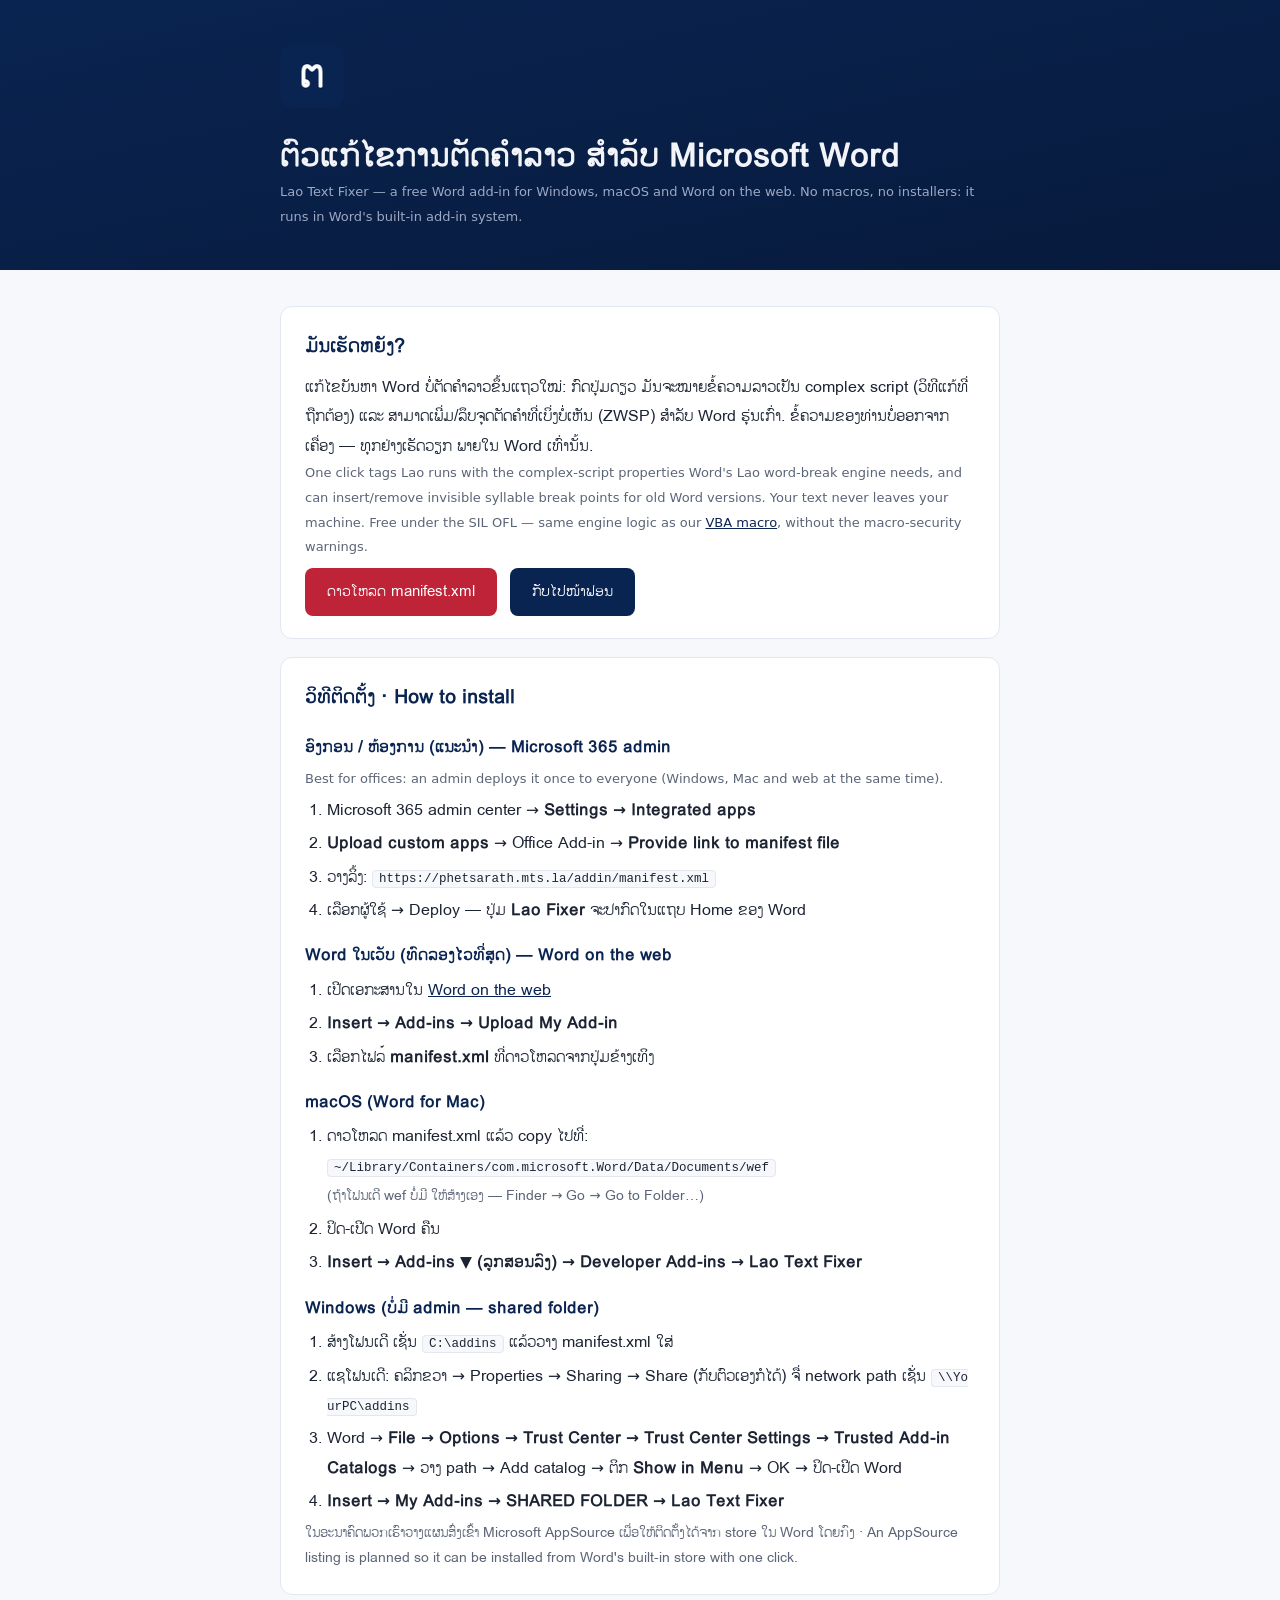
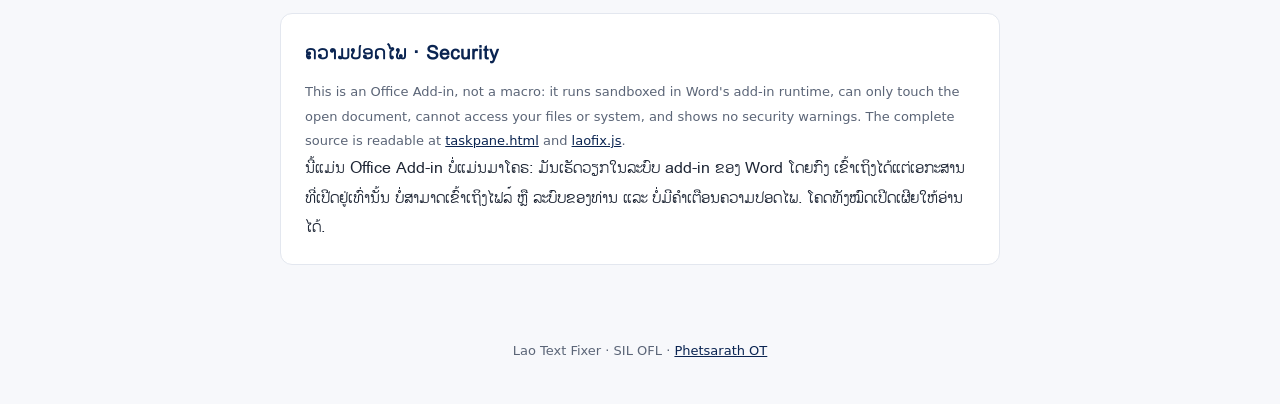
<file: addin/index.html>
<!doctype html>
<html lang="lo">
  <head>
    <meta charset="utf-8" />
    <meta name="viewport" content="width=device-width, initial-scale=1" />
    <title>Lao Text Fixer — Word Add-in · Phetsarath OT</title>
    <meta
      name="description"
      content="Free Word add-in that fixes Lao line wrapping on Windows, macOS and Word on the web. From phetsarath.mts.la."
    />
    <link rel="stylesheet" href="../fonts/phetsarath.css" />
    <link rel="icon" href="icon-32.png" />
    <style>
      :root {
        --navy: #0a2451;
        --navy-deep: #071a3c;
        --red: #be2338;
        --ink: #1c2433;
        --muted: #5b6577;
        --line: #e3e7ef;
        --bg: #f7f8fb;
      }
      * {
        box-sizing: border-box;
        margin: 0;
      }
      body {
        font-family: "Phetsarath OT", "Segoe UI", system-ui, sans-serif;
        color: var(--ink);
        background: var(--bg);
        line-height: 1.9;
        font-size: 15.5px;
      }
      .wrap {
        max-width: 760px;
        margin: 0 auto;
        padding: 0 20px;
      }
      header {
        background: linear-gradient(
          168deg,
          var(--navy) 0%,
          var(--navy-deep) 100%
        );
        color: #f2f4f9;
        padding: 44px 0 40px;
      }
      header img {
        width: 64px;
        height: 64px;
        border-radius: 14px;
        margin-bottom: 14px;
      }
      h1 {
        font-size: clamp(24px, 4vw, 32px);
        line-height: 1.5;
      }
      .en {
        font-family: "Segoe UI", system-ui, sans-serif;
        font-size: 13px;
        color: var(--muted);
      }
      header .en {
        color: #9da9c4;
      }
      main {
        padding: 36px 0 56px;
      }
      section {
        background: #fff;
        border: 1px solid var(--line);
        border-radius: 12px;
        padding: 22px 24px;
        margin-bottom: 18px;
      }
      h2 {
        color: var(--navy);
        font-size: 19px;
        margin-bottom: 8px;
      }
      h3 {
        color: var(--navy);
        font-size: 16px;
        margin: 16px 0 4px;
      }
      ol,
      ul {
        padding-left: 22px;
      }
      li {
        margin: 4px 0;
      }
      code,
      .path {
        font-family: Consolas, Menlo, monospace;
        font-size: 12.5px;
        background: var(--bg);
        border: 1px solid var(--line);
        border-radius: 4px;
        padding: 1px 6px;
        word-break: break-all;
      }
      .btn {
        display: inline-block;
        background: var(--red);
        color: #fff;
        text-decoration: none;
        padding: 10px 22px;
        border-radius: 8px;
        font-size: 15px;
        margin: 8px 8px 0 0;
      }
      .btn.alt {
        background: var(--navy);
      }
      .note {
        font-size: 13.5px;
        color: var(--muted);
      }
      a {
        color: var(--navy);
      }
      footer {
        padding: 0 0 40px;
        text-align: center;
        font-size: 13px;
        color: var(--muted);
        font-family: "Segoe UI", system-ui, sans-serif;
      }
    </style>
  </head>
  <body>
    <header>
      <div class="wrap">
        <img src="icon-80.png" alt="" />
        <h1>ຕົວແກ້ໄຂການຕັດຄຳລາວ ສຳລັບ Microsoft Word</h1>
        <p class="en">
          Lao Text Fixer — a free Word add-in for Windows, macOS and Word on the
          web. No macros, no installers: it runs in Word's built-in add-in
          system.
        </p>
      </div>
    </header>
    <main>
      <div class="wrap">
        <section>
          <h2>ມັນເຮັດຫຍັງ?</h2>
          <p>
            ແກ້ໄຂບັນຫາ Word ບໍ່ຕັດຄຳລາວຂຶ້ນແຖວໃໝ່: ກົດປຸ່ມດຽວ
            ມັນຈະໝາຍຂໍ້ຄວາມລາວເປັນ complex script (ວິທີແກ້ທີ່ຖືກຕ້ອງ) ແລະ
            ສາມາດເພີ່ມ/ລຶບຈຸດຕັດຄຳທີ່ເບິ່ງບໍ່ເຫັນ (ZWSP) ສຳລັບ Word ຮຸ່ນເກົ່າ.
            ຂໍ້ຄວາມຂອງທ່ານບໍ່ອອກຈາກເຄື່ອງ — ທຸກຢ່າງເຮັດວຽກ ພາຍໃນ Word ເທົ່ານັ້ນ.
          </p>
          <p class="en">
            One click tags Lao runs with the complex-script properties Word's
            Lao word-break engine needs, and can insert/remove invisible
            syllable break points for old Word versions. Your text never leaves
            your machine. Free under the SIL OFL — same engine logic as our
            <a href="../downloads/LaoWrapMacro.bas">VBA macro</a>, without the
            macro-security warnings.
          </p>
          <p>
            <a
              class="btn"
              href="manifest.xml"
              download
              data-umami-event="download-addin-manifest"
              >ດາວໂຫລດ manifest.xml</a
            >
            <a class="btn alt" href="../index.html">ກັບໄປໜ້າຟອນ</a>
          </p>
        </section>

        <section>
          <h2>ວິທີຕິດຕັ້ງ · How to install</h2>

          <h3>ອົງກອນ / ຫ້ອງການ (ແນະນຳ) — Microsoft 365 admin</h3>
          <p class="en">
            Best for offices: an admin deploys it once to everyone (Windows, Mac
            and web at the same time).
          </p>
          <ol>
            <li>
              Microsoft 365 admin center → <b>Settings → Integrated apps</b>
            </li>
            <li>
              <b>Upload custom apps</b> → Office Add-in →
              <b>Provide link to manifest file</b>
            </li>
            <li>
              ວາງລິ້ງ:
              <span class="path"
                >https://phetsarath.mts.la/addin/manifest.xml</span
              >
            </li>
            <li>
              ເລືອກຜູ້ໃຊ້ → Deploy — ປຸ່ມ <b>Lao Fixer</b> ຈະປາກົດໃນແຖບ Home ຂອງ
              Word
            </li>
          </ol>

          <h3>Word ໃນເວັບ (ທົດລອງໄວທີ່ສຸດ) — Word on the web</h3>
          <ol>
            <li>
              ເປີດເອກະສານໃນ
              <a href="https://word.new" target="_blank">Word on the web</a>
            </li>
            <li><b>Insert → Add-ins → Upload My Add-in</b></li>
            <li>ເລືອກໄຟລ໌ <b>manifest.xml</b> ທີ່ດາວໂຫລດຈາກປຸ່ມຂ້າງເທິງ</li>
          </ol>

          <h3>macOS (Word for Mac)</h3>
          <ol>
            <li>
              ດາວໂຫລດ manifest.xml ແລ້ວ copy ໄປທີ່:<br />
              <span class="path"
                >~/Library/Containers/com.microsoft.Word/Data/Documents/wef</span
              ><br />
              <span class="note"
                >(ຖ້າໂຟນເດີ wef ບໍ່ມີ ໃຫ້ສ້າງເອງ — Finder → Go → Go to
                Folder…)</span
              >
            </li>
            <li>ປິດ-ເປີດ Word ຄືນ</li>
            <li>
              <b
                >Insert → Add-ins ▼ (ລູກສອນລົງ) → Developer Add-ins → Lao Text
                Fixer</b
              >
            </li>
          </ol>

          <h3>Windows (ບໍ່ມີ admin — shared folder)</h3>
          <ol>
            <li>
              ສ້າງໂຟນເດີ ເຊັ່ນ <span class="path">C:\addins</span> ແລ້ວວາງ
              manifest.xml ໃສ່
            </li>
            <li>
              ແຊໂຟນເດີ: ຄລິກຂວາ → Properties → Sharing → Share (ກັບຕົວເອງກໍໄດ້)
              ຈື່ network path ເຊັ່ນ <span class="path">\\YourPC\addins</span>
            </li>
            <li>
              Word →
              <b
                >File → Options → Trust Center → Trust Center Settings → Trusted
                Add-in Catalogs</b
              >
              → ວາງ path → Add catalog → ຕິກ <b>Show in Menu</b> → OK → ປິດ-ເປີດ
              Word
            </li>
            <li><b>Insert → My Add-ins → SHARED FOLDER → Lao Text Fixer</b></li>
          </ol>

          <p class="note">
            ໃນອະນາຄົດພວກເຮົາວາງແຜນສົ່ງເຂົ້າ Microsoft AppSource
            ເພື່ອໃຫ້ຕິດຕັ້ງໄດ້ຈາກ store ໃນ Word ໂດຍກົງ · An AppSource listing is
            planned so it can be installed from Word's built-in store with one
            click.
          </p>
        </section>

        <section>
          <h2>ຄວາມປອດໄພ · Security</h2>
          <p class="en">
            This is an Office Add-in, not a macro: it runs sandboxed in Word's
            add-in runtime, can only touch the open document, cannot access your
            files or system, and shows no security warnings. The complete source
            is readable at <a href="taskpane.html">taskpane.html</a> and
            <a href="laofix.js">laofix.js</a>.
          </p>
          <p>
            ນີ້ແມ່ນ Office Add-in ບໍ່ແມ່ນມາໂຄຣ: ມັນເຮັດວຽກໃນລະບົບ add-in ຂອງ
            Word ໂດຍກົງ ເຂົ້າເຖິງໄດ້ແຕ່ເອກະສານທີ່ເປີດຢູ່ເທົ່ານັ້ນ
            ບໍ່ສາມາດເຂົ້າເຖິງໄຟລ໌ ຫຼື ລະບົບຂອງທ່ານ ແລະ ບໍ່ມີຄຳເຕືອນຄວາມປອດໄພ.
            ໂຄດທັງໝົດເປີດເຜີຍໃຫ້ອ່ານໄດ້.
          </p>
        </section>
      </div>
    </main>
    <footer>
      Lao Text Fixer · SIL OFL · <a href="../index.html">Phetsarath OT</a>
    </footer>
  </body>
</html>
</file>
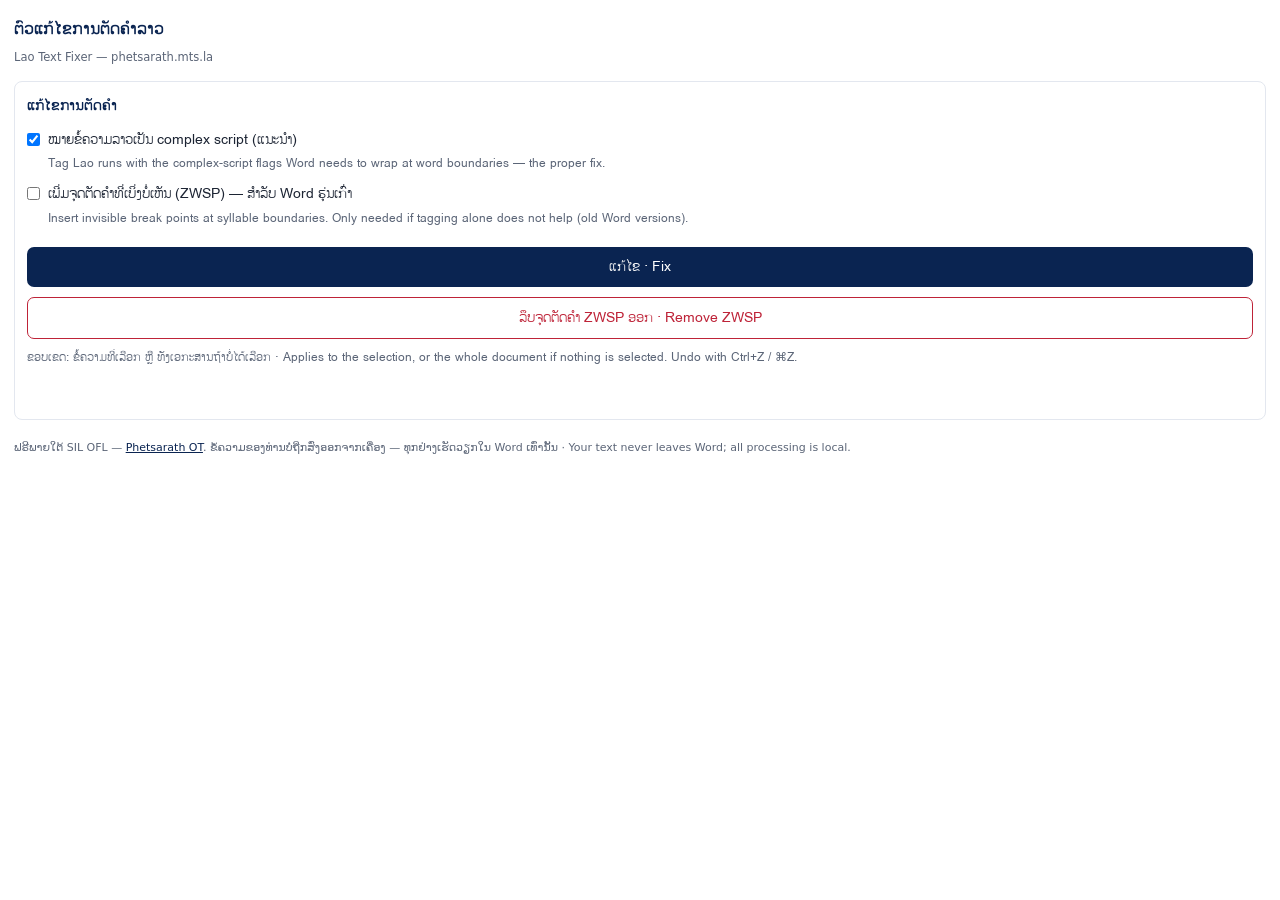
<file: addin/taskpane.html>
<!doctype html>
<html lang="lo">
  <head>
    <meta charset="utf-8" />
    <meta name="viewport" content="width=device-width, initial-scale=1" />
    <title>Lao Text Fixer</title>
    <script src="https://appsforoffice.microsoft.com/lib/1/hosted/office.js"></script>
    <script src="laofix.js"></script>
    <link rel="stylesheet" href="../fonts/phetsarath.css" />
    <style>
      :root {
        --navy: #0a2451;
        --red: #be2338;
        --ink: #1c2433;
        --muted: #5b6577;
        --line: #e3e7ef;
      }
      * {
        box-sizing: border-box;
        margin: 0;
      }
      body {
        font-family: "Phetsarath OT", "Segoe UI", system-ui, sans-serif;
        color: var(--ink);
        background: #fff;
        padding: 16px 14px 24px;
        font-size: 14px;
        line-height: 1.8;
      }
      h1 {
        font-size: 16px;
        color: var(--navy);
        margin-bottom: 2px;
      }
      .en {
        font-family: "Segoe UI", system-ui, sans-serif;
        font-size: 11.5px;
        color: var(--muted);
      }
      .card {
        border: 1px solid var(--line);
        border-radius: 8px;
        padding: 12px;
        margin-top: 14px;
      }
      .card h2 {
        font-size: 14px;
        color: var(--navy);
        margin-bottom: 6px;
      }
      label.opt {
        display: flex;
        gap: 8px;
        align-items: flex-start;
        margin: 8px 0;
        cursor: pointer;
      }
      label.opt input {
        margin-top: 5px;
      }
      label.opt .d {
        font-size: 12px;
        color: var(--muted);
        display: block;
      }
      button {
        font-family: inherit;
        font-size: 14px;
        width: 100%;
        padding: 10px 12px;
        margin-top: 10px;
        border: 0;
        border-radius: 7px;
        cursor: pointer;
      }
      #fixBtn {
        background: var(--navy);
        color: #fff;
      }
      #removeBtn {
        background: #fff;
        color: var(--red);
        border: 1.5px solid var(--red);
      }
      button:disabled {
        opacity: 0.5;
        cursor: default;
      }
      #status {
        margin-top: 12px;
        font-size: 13px;
        min-height: 2em;
      }
      #status.ok {
        color: #1b7a3d;
      }
      #status.err {
        color: var(--red);
      }
      .scope {
        font-size: 12px;
        color: var(--muted);
        margin-top: 8px;
      }
      .foot {
        margin-top: 18px;
        font-size: 11px;
        color: var(--muted);
        font-family: "Segoe UI", system-ui, sans-serif;
      }
      .foot a {
        color: var(--navy);
      }
    </style>
  </head>
  <body>
    <h1>ຕົວແກ້ໄຂການຕັດຄຳລາວ</h1>
    <p class="en">Lao Text Fixer — phetsarath.mts.la</p>

    <div class="card">
      <h2>ແກ້ໄຂການຕັດຄຳ</h2>
      <label class="opt">
        <input type="checkbox" id="optTag" checked />
        <span
          >ໝາຍຂໍ້ຄວາມລາວເປັນ complex script (ແນະນຳ)
          <span class="d"
            >Tag Lao runs with the complex-script flags Word needs to wrap at
            word boundaries — the proper fix.</span
          ></span
        >
      </label>
      <label class="opt">
        <input type="checkbox" id="optZwsp" />
        <span
          >ເພີ່ມຈຸດຕັດຄຳທີ່ເບິ່ງບໍ່ເຫັນ (ZWSP) — ສຳລັບ Word ຮຸ່ນເກົ່າ
          <span class="d"
            >Insert invisible break points at syllable boundaries. Only needed
            if tagging alone does not help (old Word versions).</span
          ></span
        >
      </label>
      <button id="fixBtn">ແກ້ໄຂ · Fix</button>
      <button id="removeBtn">ລຶບຈຸດຕັດຄຳ ZWSP ອອກ · Remove ZWSP</button>
      <p class="scope">
        ຂອບເຂດ: ຂໍ້ຄວາມທີ່ເລືອກ ຫຼື ທັງເອກະສານຖ້າບໍ່ໄດ້ເລືອກ · Applies to the
        selection, or the whole document if nothing is selected. Undo with
        Ctrl+Z / ⌘Z.
      </p>
      <div id="status" role="status"></div>
    </div>

    <p class="foot">
      ຟຣີພາຍໃຕ້ SIL OFL — <a href="../" target="_blank">Phetsarath OT</a>.
      ຂໍ້ຄວາມຂອງທ່ານບໍ່ຖືກສົ່ງອອກຈາກເຄື່ອງ — ທຸກຢ່າງເຮັດວຽກໃນ Word ເທົ່ານັ້ນ ·
      Your text never leaves Word; all processing is local.
    </p>

    <script>
      (function () {
        "use strict";
        var statusEl, fixBtn, removeBtn;

        function status(msg, cls) {
          statusEl.textContent = msg;
          statusEl.className = cls || "";
        }
        function busy(b) {
          fixBtn.disabled = b;
          removeBtn.disabled = b;
        }

        function run(opts, doneMsg) {
          busy(true);
          status("ກຳລັງເຮັດວຽກ… · Working…");
          Word.run(function (ctx) {
            var sel = ctx.document.getSelection();
            sel.load("text");
            return ctx.sync().then(function () {
              var useSel =
                sel.text && sel.text.replace(/[\s​]+/g, "").length > 0;
              var target = useSel ? sel : ctx.document.body.getRange();
              var ooxml = target.getOoxml();
              return ctx.sync().then(function () {
                var res = LaoFix.transform(ooxml.value, opts);
                var st = res.stats;
                if (
                  st.runsTagged === 0 &&
                  st.zwspInserted === 0 &&
                  st.zwspRemoved === 0
                ) {
                  busy(false);
                  status(
                    "ບໍ່ພົບຂໍ້ຄວາມທີ່ຕ້ອງແກ້ໄຂ · Nothing to change" +
                      (useSel ? "" : " (document had no untreated Lao text)"),
                    "ok",
                  );
                  return;
                }
                target.insertOoxml(res.xml, Word.InsertLocation.replace);
                return ctx.sync().then(function () {
                  busy(false);
                  status(
                    doneMsg(st) +
                      (useSel ? " (ຂໍ້ຄວາມທີ່ເລືອກ)" : " (ທັງເອກະສານ)"),
                    "ok",
                  );
                });
              });
            });
          }).catch(function (e) {
            busy(false);
            status(
              "ຜິດພາດ · Error: " + (e && e.message ? e.message : e),
              "err",
            );
          });
        }

        function onFix() {
          var opts = {
            tagRuns: document.getElementById("optTag").checked,
            zwsp: document.getElementById("optZwsp").checked,
          };
          if (!opts.tagRuns && !opts.zwsp) {
            status(
              "ກະລຸນາເລືອກຢ່າງໜ້ອຍໜຶ່ງທາງເລືອກ · Choose at least one option",
              "err",
            );
            return;
          }
          run(opts, function (st) {
            var parts = [];
            if (st.runsTagged)
              parts.push("ໝາຍ " + st.runsTagged + " ຊ່ວງຂໍ້ຄວາມ");
            if (st.zwspInserted)
              parts.push("ເພີ່ມ " + st.zwspInserted + " ຈຸດຕັດຄຳ");
            return "ສຳເລັດ! " + parts.join(", ");
          });
        }

        function onRemove() {
          run({ removeZwsp: true }, function (st) {
            return "ລຶບ " + st.zwspRemoved + " ຈຸດຕັດຄຳອອກແລ້ວ";
          });
        }

        Office.onReady(function (info) {
          statusEl = document.getElementById("status");
          fixBtn = document.getElementById("fixBtn");
          removeBtn = document.getElementById("removeBtn");
          if (info.host !== Office.HostType.Word) {
            busy(true);
            status(
              "ເຄື່ອງມືນີ້ໃຊ້ໄດ້ໃນ Microsoft Word ເທົ່ານັ້ນ · Word only",
              "err",
            );
            return;
          }
          fixBtn.onclick = onFix;
          removeBtn.onclick = onRemove;
        });
      })();
    </script>
  </body>
</html>
</file>
<file: fonts/phetsarath.css>
/*!
 * Phetsarath OT v4.100 — official Lao font, webfont kit
 * 12 styles: weights 300/400/500/600/700/900, normal + italic
 * License: SIL Open Font License 1.1 — free for any use, including commercial.
 * (c) 2012 Ministry of Posts and Telecommunications, Lao PDR.
 * Pali letters adapted from Noto Sans Lao Looped (c) The Noto Project Authors, OFL.
 *
 * Usage:
 *   <link rel="stylesheet" href="phetsarath.css">
 *   body { font-family: 'Phetsarath OT', sans-serif; }
 * Keep the .woff2 files in the same directory as this stylesheet,
 * or adjust the url() paths below.
 */
@font-face { font-family:'Phetsarath OT'; font-weight:300; font-style:normal; src:url('PhetsarathOT-Light.woff2?v=4103') format('woff2'); font-display:swap; }
@font-face { font-family:'Phetsarath OT'; font-weight:300; font-style:italic; src:url('PhetsarathOT-LightItalic.woff2?v=4103') format('woff2'); font-display:swap; }
@font-face { font-family:'Phetsarath OT'; font-weight:400; font-style:normal; src:url('PhetsarathOT-Regular.woff2?v=4103') format('woff2'); font-display:swap; }
@font-face { font-family:'Phetsarath OT'; font-weight:400; font-style:italic; src:url('PhetsarathOT-Italic.woff2?v=4103') format('woff2'); font-display:swap; }
@font-face { font-family:'Phetsarath OT'; font-weight:500; font-style:normal; src:url('PhetsarathOT-Medium.woff2?v=4103') format('woff2'); font-display:swap; }
@font-face { font-family:'Phetsarath OT'; font-weight:500; font-style:italic; src:url('PhetsarathOT-MediumItalic.woff2?v=4103') format('woff2'); font-display:swap; }
@font-face { font-family:'Phetsarath OT'; font-weight:600; font-style:normal; src:url('PhetsarathOT-SemiBold.woff2?v=4103') format('woff2'); font-display:swap; }
@font-face { font-family:'Phetsarath OT'; font-weight:600; font-style:italic; src:url('PhetsarathOT-SemiBoldItalic.woff2?v=4103') format('woff2'); font-display:swap; }
@font-face { font-family:'Phetsarath OT'; font-weight:700; font-style:normal; src:url('PhetsarathOT-Bold.woff2?v=4103') format('woff2'); font-display:swap; }
@font-face { font-family:'Phetsarath OT'; font-weight:700; font-style:italic; src:url('PhetsarathOT-BoldItalic.woff2?v=4103') format('woff2'); font-display:swap; }
@font-face { font-family:'Phetsarath OT'; font-weight:900; font-style:normal; src:url('PhetsarathOT-Black.woff2?v=4103') format('woff2'); font-display:swap; }
@font-face { font-family:'Phetsarath OT'; font-weight:900; font-style:italic; src:url('PhetsarathOT-BlackItalic.woff2?v=4103') format('woff2'); font-display:swap; }
</file>
